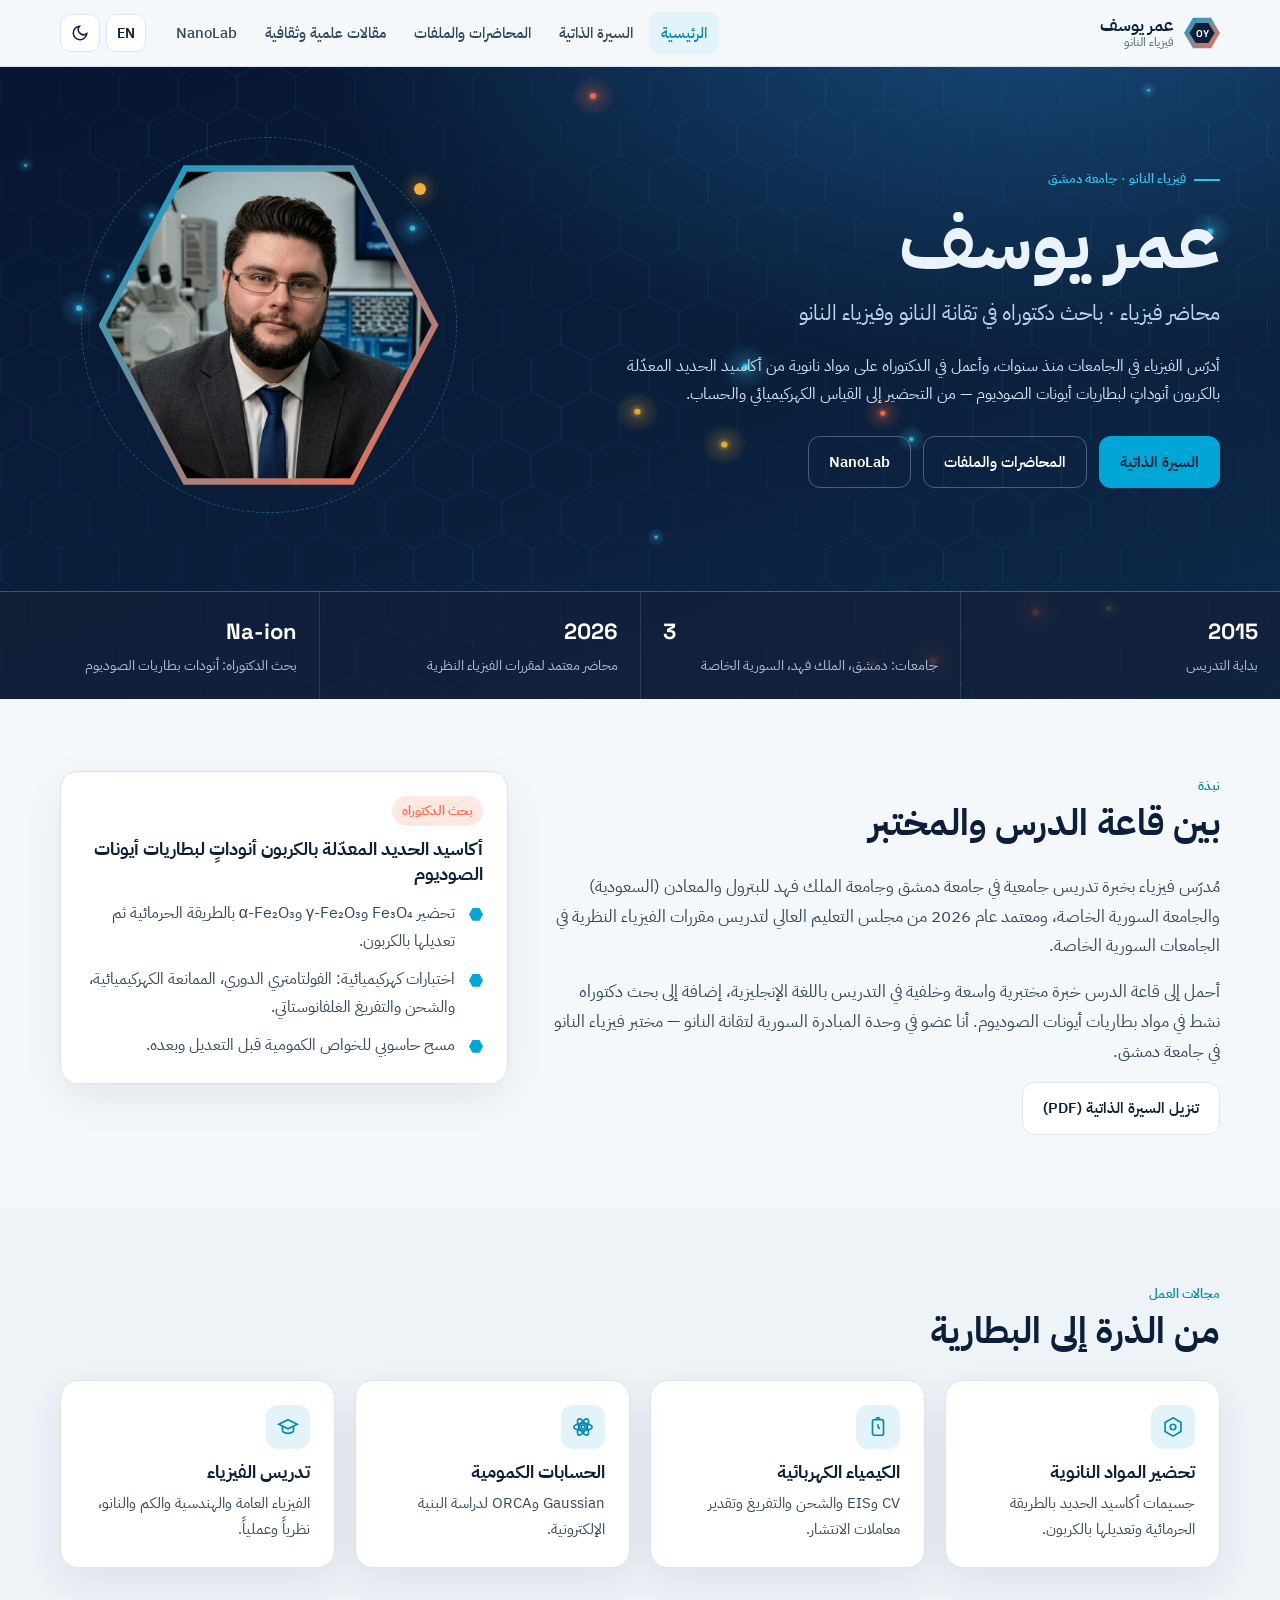
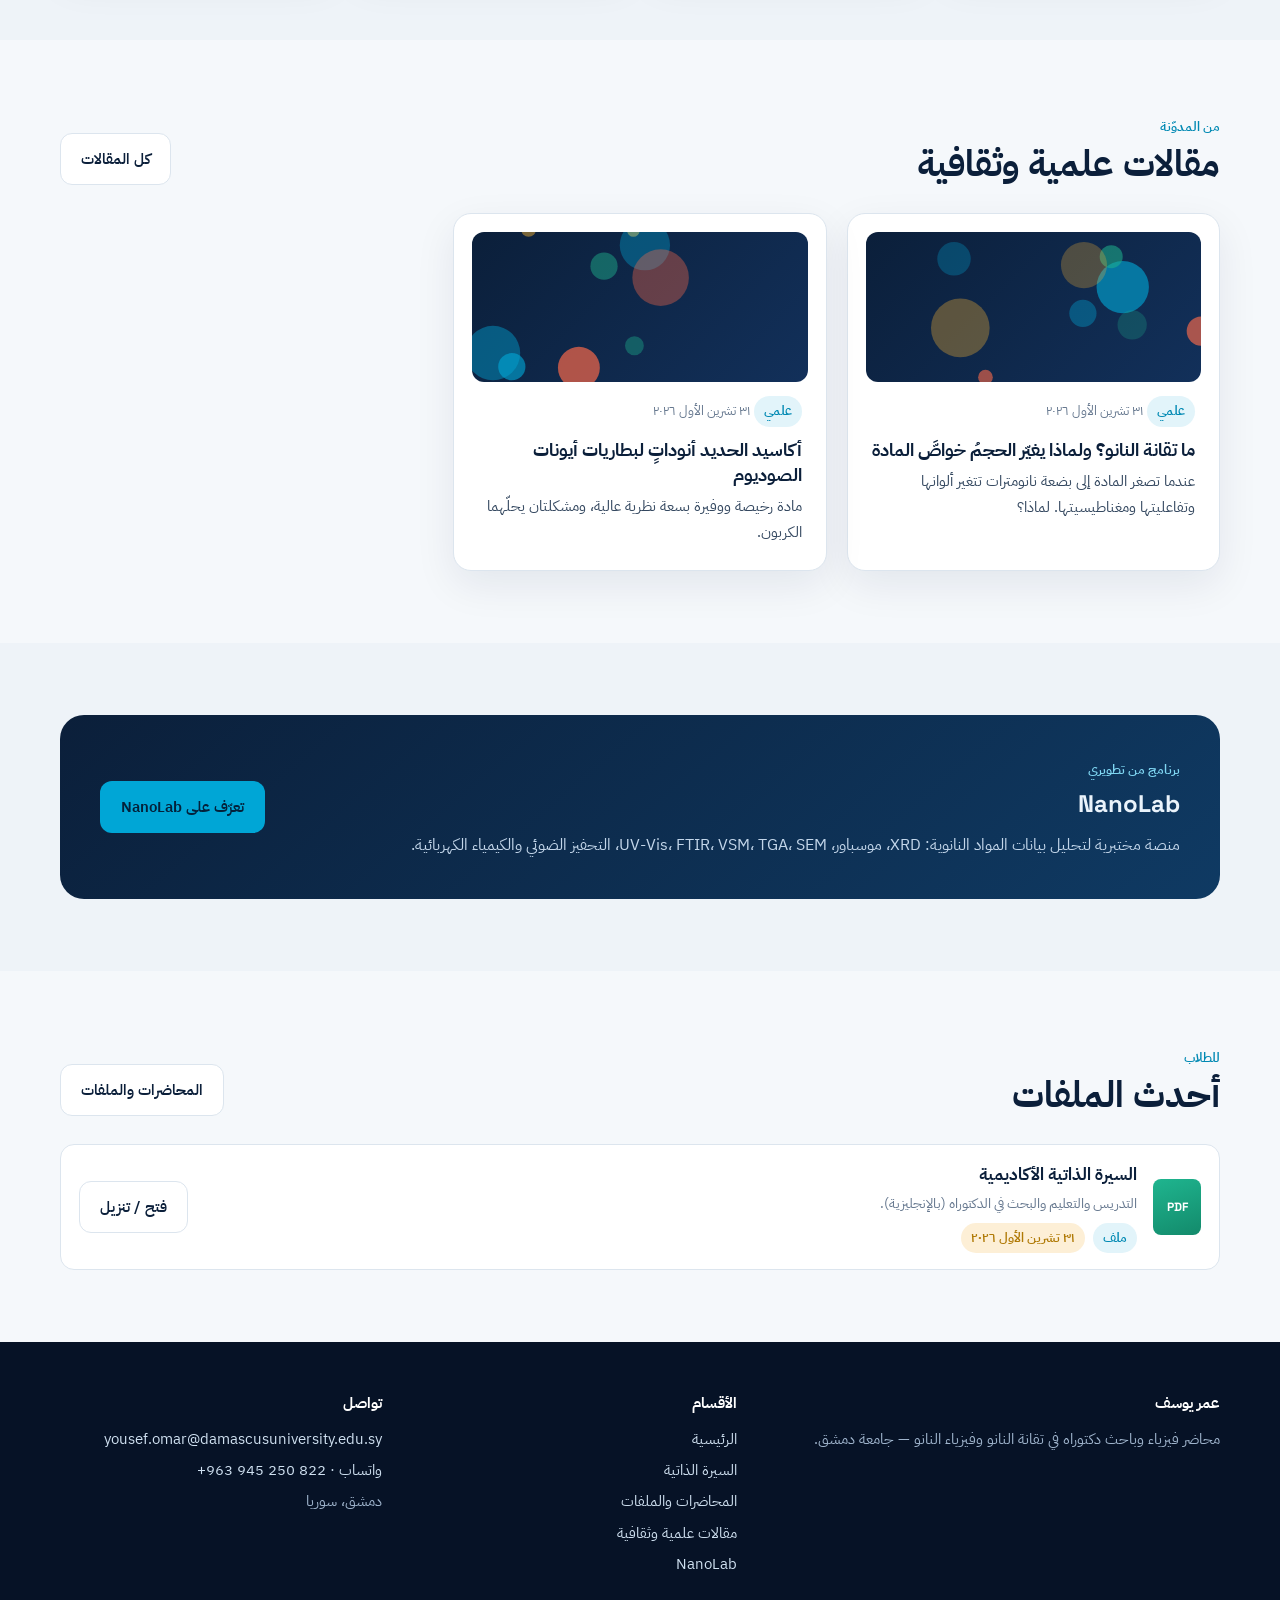
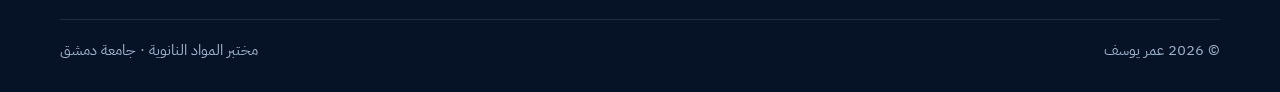
<file: index.html>
<!doctype html>
<html lang="ar" dir="rtl">
<head>
<meta charset="utf-8">
<meta name="viewport" content="width=device-width, initial-scale=1">
<title>Omar Yousef | عمر يوسف — Nano-Physics Researcher &amp; Physics Lecturer</title>
<meta name="description" content="Omar Yousef (عمر يوسف) — physics lecturer and PhD researcher in nanotechnology and nano-physics at Damascus University. CV, lectures, scientific articles and the NanoLab software. محاضر فيزياء وباحث دكتوراه في فيزياء النانو.">
<meta name="author" content="Omar Yousef">
<link rel="canonical" href="https://omar-yousef-sy.github.io/">
<meta property="og:type" content="profile">
<meta property="og:title" content="Omar Yousef — Nano-Physics Researcher & Physics Lecturer">
<meta property="og:description" content="Physics lecturer and PhD researcher in nanotechnology and nano-physics, Damascus University.">
<meta property="og:url" content="https://omar-yousef-sy.github.io/">
<meta property="og:image" content="https://omar-yousef-sy.github.io/assets/img/og-image.jpg">
<meta name="twitter:card" content="summary_large_image">
<link rel="icon" href="assets/img/favicon.svg" type="image/svg+xml">
<link rel="preconnect" href="https://fonts.googleapis.com"><link rel="preconnect" href="https://fonts.gstatic.com" crossorigin>
<link href="https://fonts.googleapis.com/css2?family=IBM+Plex+Sans+Arabic:wght@400;500;600;700&family=Space+Grotesk:wght@500;700&display=swap" rel="stylesheet">
<link rel="stylesheet" href="assets/css/site.css">
<script type="application/ld+json">
{
  "@context": "https://schema.org",
  "@graph": [
    {
      "@type": "Person",
      "@id": "https://omar-yousef-sy.github.io/#person",
      "name": "Omar Yousef",
      "alternateName": ["عمر يوسف", "Omar Yousef Nano-Physics"],
      "jobTitle": ["Physics Lecturer", "PhD Researcher in Nanotechnology and Nano-Physics"],
      "image": "https://omar-yousef-sy.github.io/assets/img/omar-yousef.jpg",
      "url": "https://omar-yousef-sy.github.io/",
      "email": "mailto:yousef.omar@damascusuniversity.edu.sy",
      "affiliation": { "@type": "CollegeOrUniversity", "name": "Damascus University" },
      "alumniOf": [
        { "@type": "CollegeOrUniversity", "name": "Damascus University" },
        { "@type": "CollegeOrUniversity", "name": "King Fahd University of Petroleum and Minerals" }
      ],
      "knowsAbout": ["Nano-physics", "Nanotechnology", "Sodium-ion batteries", "Iron oxide nanomaterials", "Electrochemistry", "Cyclic voltammetry", "Electrochemical impedance spectroscopy", "Quantum mechanics", "Physics education", "Thin films"],
      "address": { "@type": "PostalAddress", "addressLocality": "Damascus", "addressCountry": "SY" }
    },
    { "@type": "WebSite", "@id": "https://omar-yousef-sy.github.io/#site", "url": "https://omar-yousef-sy.github.io/", "name": "Omar Yousef — Nano-Physics", "inLanguage": ["ar", "en"], "author": { "@id": "https://omar-yousef-sy.github.io/#person" } }
  ]
}
</script>
</head>
<body data-page="home">
<main id="main">

  <section class="hero" data-lattice>
    <div class="wrap">
      <div>
        <span class="eyebrow"><span class="ar">فيزياء النانو · جامعة دمشق</span><span class="en">Nano-Physics · Damascus University</span></span>
        <h1><span class="ar">عمر يوسف</span><span class="en">Omar Yousef</span></h1>
        <p class="role"><span class="ar">محاضر فيزياء · باحث دكتوراه في تقانة النانو وفيزياء النانو</span><span class="en">Physics Lecturer · PhD Researcher in Nanotechnology &amp; Nano-Physics</span></p>
        <p class="lead"><span class="ar">أدرّس الفيزياء في الجامعات منذ سنوات، وأعمل في الدكتوراه على مواد نانوية من أكاسيد الحديد المعدّلة بالكربون أنوداتٍ لبطاريات أيونات الصوديوم — من التحضير إلى القياس الكهركيميائي والحساب.</span><span class="en">I teach university physics and, in my doctoral research, develop carbon-modified iron-oxide nanomaterials as anodes for sodium-ion batteries — from synthesis to electrochemical testing and computation.</span></p>
        <div class="btns">
          <a class="btn primary" href="cv.html"><span class="ar">السيرة الذاتية</span><span class="en">View CV</span></a>
          <a class="btn ghost" href="lectures.html"><span class="ar">المحاضرات والملفات</span><span class="en">Lectures &amp; files</span></a>
          <a class="btn ghost" href="nanolab.html">NanoLab</a>
        </div>
      </div>
      <div class="portrait"><div class="orbit"></div><div class="hex"></div><img src="assets/img/omar-yousef.jpg" alt="Omar Yousef — عمر يوسف" width="438" height="438"></div>
    </div>
    <div class="hero-facts">
      <div><b>2015</b><span class="ar">بداية التدريس</span><span class="en">Teaching since</span></div>
      <div><b class="ltr">3</b><span class="ar">جامعات: دمشق، الملك فهد، السورية الخاصة</span><span class="en">Universities: Damascus, KFUPM, SPU</span></div>
      <div><b>2026</b><span class="ar">محاضر معتمد لمقررات الفيزياء النظرية</span><span class="en">Approved lecturer, theoretical physics</span></div>
      <div><b>Na-ion</b><span class="ar">بحث الدكتوراه: أنودات بطاريات الصوديوم</span><span class="en">PhD: sodium-ion battery anodes</span></div>
    </div>
  </section>

  <section class="block">
    <div class="wrap two-col">
      <div>
        <div class="section-title"><div><span class="kicker"><span class="ar">نبذة</span><span class="en">About</span></span><h2><span class="ar">بين قاعة الدرس والمختبر</span><span class="en">Between the classroom and the lab</span></h2></div></div>
        <div class="prose">
          <p class="ar">مُدرّس فيزياء بخبرة تدريس جامعية في جامعة دمشق وجامعة الملك فهد للبترول والمعادن (السعودية) والجامعة السورية الخاصة، ومعتمد عام 2026 من مجلس التعليم العالي لتدريس مقررات الفيزياء النظرية في الجامعات السورية الخاصة.</p>
          <p class="ar">أحمل إلى قاعة الدرس خبرة مختبرية واسعة وخلفية في التدريس باللغة الإنجليزية، إضافة إلى بحث دكتوراه نشط في مواد بطاريات أيونات الصوديوم. أنا عضو في وحدة المبادرة السورية لتقانة النانو — مختبر فيزياء النانو في جامعة دمشق.</p>
          <p class="en">Physics educator with university teaching at Damascus University, King Fahd University of Petroleum &amp; Minerals (Saudi Arabia) and the Syrian Private University, approved in 2026 by the Council of Higher Education to teach theoretical physics courses at Syrian private universities.</p>
          <p class="en">I bring laboratory-rich teaching, an English-medium teaching background and active doctoral research on sodium-ion battery materials into the classroom. I am a member of the Syrian Initiative Unit for Nanotechnology — Nanophysics Lab, Damascus University.</p>
        </div>
        <div class="btns" style="margin-top:8px"><a class="btn outline" href="files/cv/Omar-Yousef-CV.pdf" target="_blank" rel="noopener"><span class="ar">تنزيل السيرة الذاتية (PDF)</span><span class="en">Download CV (PDF)</span></a></div>
      </div>
      <aside class="card">
        <span class="chip coral"><span class="ar">بحث الدكتوراه</span><span class="en">Doctoral research</span></span>
        <h3><span class="ar">أكاسيد الحديد المعدّلة بالكربون أنوداتٍ لبطاريات أيونات الصوديوم</span><span class="en">Carbon-modified iron oxides as anode materials for sodium-ion batteries</span></h3>
        <ul class="list-check" style="margin-top:12px">
          <li><span class="ar">تحضير <span class="ltr">Fe₃O₄</span> و<span class="ltr">γ-Fe₂O₃</span> و<span class="ltr">α-Fe₂O₃</span> بالطريقة الحرمائية ثم تعديلها بالكربون.</span><span class="en">Fe₃O₄, γ-Fe₂O₃ and α-Fe₂O₃ synthesized hydrothermally, then carbon-modified.</span></li>
          <li><span class="ar">اختبارات كهركيميائية: الفولتامتري الدوري، الممانعة الكهركيميائية، والشحن والتفريغ الغلفانوستاتي.</span><span class="en">Electrochemical testing by CV, EIS and galvanostatic charge–discharge.</span></li>
          <li><span class="ar">مسح حاسوبي للخواص الكمومية قبل التعديل وبعده.</span><span class="en">Computational screening of quantum properties before and after modification.</span></li>
        </ul>
      </aside>
    </div>
  </section>

  <section class="block alt">
    <div class="wrap">
      <div class="section-title"><div><span class="kicker"><span class="ar">مجالات العمل</span><span class="en">Focus areas</span></span><h2><span class="ar">من الذرة إلى البطارية</span><span class="en">From atoms to batteries</span></h2></div></div>
      <div class="grid c4">
        <div class="card"><div class="ico"><svg viewBox="0 0 24 24" fill="none" stroke="currentColor" stroke-width="1.8"><path d="M12 2l8.66 5v10L12 22l-8.66-5V7z"/><circle cx="12" cy="12" r="3"/></svg></div><h3><span class="ar">تحضير المواد النانوية</span><span class="en">Nanomaterial synthesis</span></h3><p><span class="ar">جسيمات أكاسيد الحديد بالطريقة الحرمائية وتعديلها بالكربون.</span><span class="en">Hydrothermal iron-oxide nanoparticles and carbon modification.</span></p></div>
        <div class="card"><div class="ico"><svg viewBox="0 0 24 24" fill="none" stroke="currentColor" stroke-width="1.8"><rect x="6" y="4" width="12" height="17" rx="2"/><path d="M10 2h4M12 9v3l2 2"/></svg></div><h3><span class="ar">الكيمياء الكهربائية</span><span class="en">Electrochemistry</span></h3><p><span class="ar">CV وEIS والشحن والتفريغ وتقدير معاملات الانتشار.</span><span class="en">CV, EIS, charge–discharge and diffusion coefficients.</span></p></div>
        <div class="card"><div class="ico"><svg viewBox="0 0 24 24" fill="none" stroke="currentColor" stroke-width="1.8"><circle cx="12" cy="12" r="2"/><ellipse cx="12" cy="12" rx="10" ry="4"/><ellipse cx="12" cy="12" rx="10" ry="4" transform="rotate(60 12 12)"/><ellipse cx="12" cy="12" rx="10" ry="4" transform="rotate(120 12 12)"/></svg></div><h3><span class="ar">الحسابات الكمومية</span><span class="en">Quantum computation</span></h3><p><span class="ar">Gaussian وORCA لدراسة البنية الإلكترونية.</span><span class="en">Gaussian and ORCA for electronic structure.</span></p></div>
        <div class="card"><div class="ico"><svg viewBox="0 0 24 24" fill="none" stroke="currentColor" stroke-width="1.8"><path d="M2 9l10-5 10 5-10 5z"/><path d="M6 11v5c0 1.5 3 3 6 3s6-1.5 6-3v-5"/></svg></div><h3><span class="ar">تدريس الفيزياء</span><span class="en">Teaching physics</span></h3><p><span class="ar">الفيزياء العامة والهندسية والكم والنانو، نظرياً وعملياً.</span><span class="en">General, engineering, quantum and nano physics — theory and lab.</span></p></div>
      </div>
    </div>
  </section>

  <section class="block">
    <div class="wrap">
      <div class="section-title"><div><span class="kicker"><span class="ar">من المدوّنة</span><span class="en">From the blog</span></span><h2><span class="ar">مقالات علمية وثقافية</span><span class="en">Science &amp; culture articles</span></h2></div><a class="btn outline" href="articles.html"><span class="ar">كل المقالات</span><span class="en">All articles</span></a></div>
      <div class="grid c3" id="latestArticles"></div>
    </div>
  </section>

  <section class="block alt">
    <div class="wrap">
      <div class="cta">
        <div><span class="kicker" style="color:#7fd6f2"><span class="ar">برنامج من تطويري</span><span class="en">Software I develop</span></span><h2>NanoLab</h2><p><span class="ar">منصة مختبرية لتحليل بيانات المواد النانوية: XRD، موسباور، UV-Vis، FTIR، VSM، TGA، SEM، التحفيز الضوئي والكيمياء الكهربائية.</span><span class="en">A laboratory platform for nanomaterials data: XRD, Mössbauer, UV-Vis, FTIR, VSM, TGA, SEM, photocatalysis and electrochemistry.</span></p></div>
        <a class="btn primary" href="nanolab.html"><span class="ar">تعرّف على NanoLab</span><span class="en">Discover NanoLab</span></a>
      </div>
    </div>
  </section>

  <section class="block">
    <div class="wrap">
      <div class="section-title"><div><span class="kicker"><span class="ar">للطلاب</span><span class="en">For students</span></span><h2><span class="ar">أحدث الملفات</span><span class="en">Latest files</span></h2></div><a class="btn outline" href="lectures.html"><span class="ar">المحاضرات والملفات</span><span class="en">Lectures &amp; files</span></a></div>
      <div id="latestFiles"></div>
    </div>
  </section>
</main>
<script src="data/content.js"></script>
<script src="assets/js/site.js"></script>
</body>
</html>
</file>
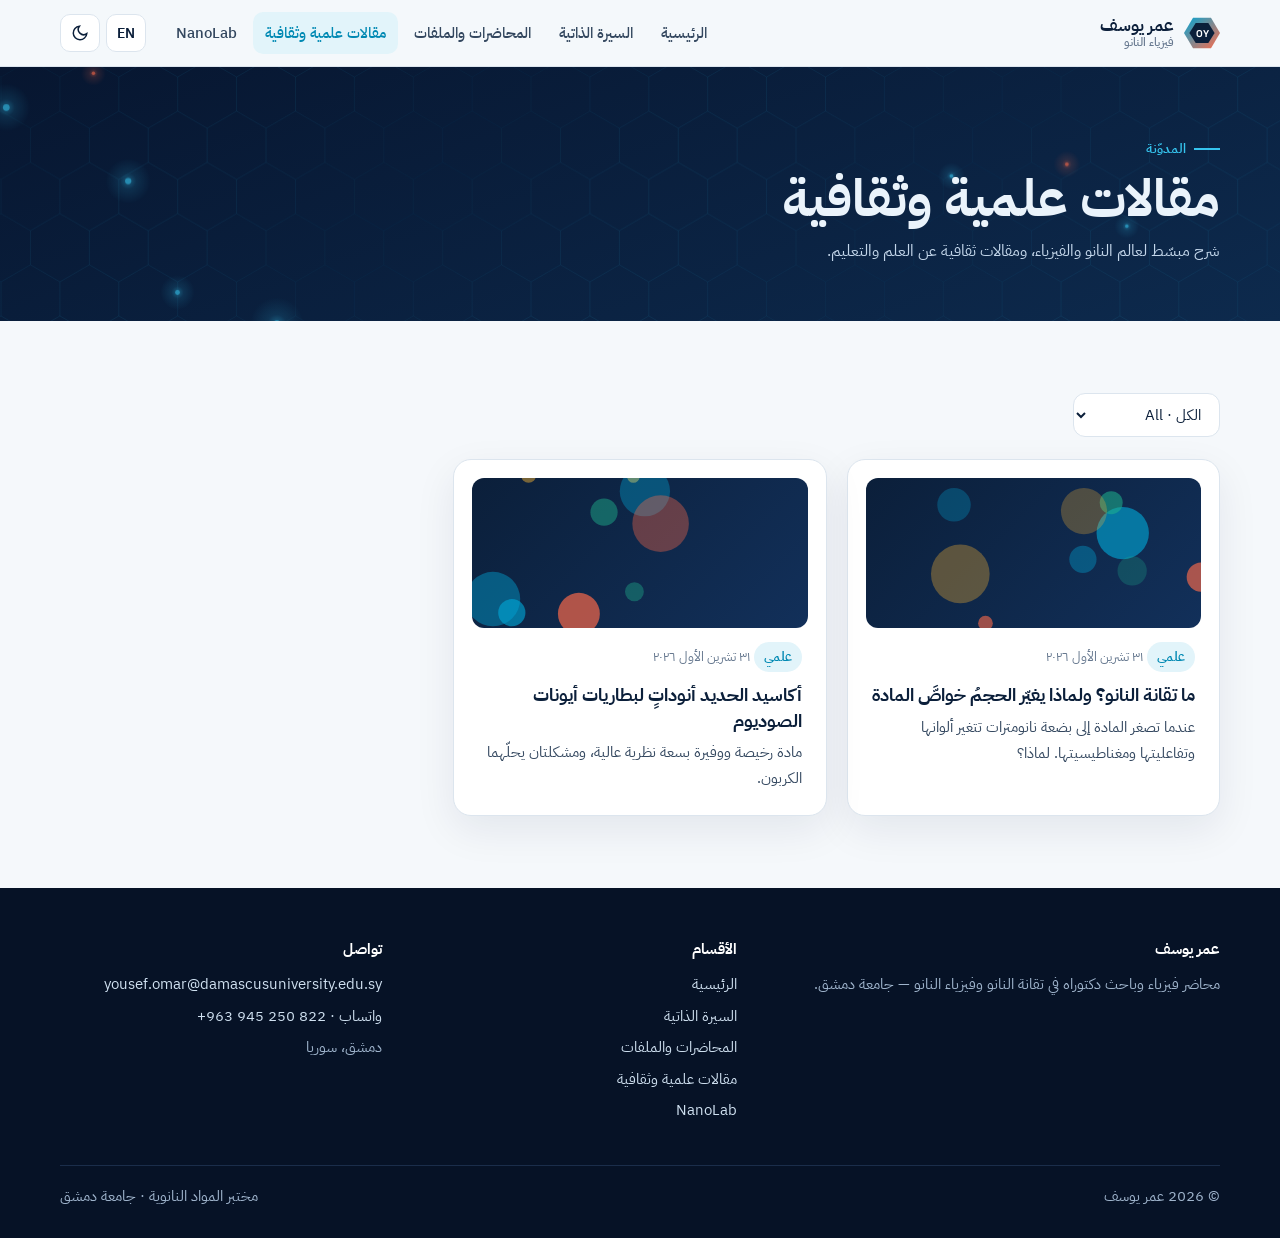
<file: articles.html>
<!doctype html>
<html lang="ar" dir="rtl">
<head>
<meta charset="utf-8">
<meta name="viewport" content="width=device-width, initial-scale=1">
<title>Articles — Omar Yousef | مقالات علمية وثقافية — عمر يوسف</title>
<meta name="description" content="Science and culture articles by Omar Yousef on nanotechnology, nano-physics, batteries and physics education. مقالات علمية وثقافية في تقانة النانو والفيزياء.">
<link rel="canonical" href="https://omar-yousef-sy.github.io/articles.html">
<meta property="og:title" content="Articles — Omar Yousef"><meta property="og:url" content="https://omar-yousef-sy.github.io/articles.html"><meta property="og:image" content="https://omar-yousef-sy.github.io/assets/img/og-image.jpg">
<link rel="icon" href="assets/img/favicon.svg" type="image/svg+xml">
<link rel="preconnect" href="https://fonts.googleapis.com"><link rel="preconnect" href="https://fonts.gstatic.com" crossorigin>
<link href="https://fonts.googleapis.com/css2?family=IBM+Plex+Sans+Arabic:wght@400;500;600;700&family=Space+Grotesk:wght@500;700&display=swap" rel="stylesheet">
<link rel="stylesheet" href="assets/css/site.css">
</head>
<body data-page="articles">
<main id="main">
  <header class="page-head" data-lattice>
    <div class="wrap">
      <span class="eyebrow"><span class="ar">المدوّنة</span><span class="en">Blog</span></span>
      <h1><span class="ar">مقالات علمية وثقافية</span><span class="en">Science &amp; culture</span></h1>
      <p><span class="ar">شرح مبسّط لعالم النانو والفيزياء، ومقالات ثقافية عن العلم والتعليم.</span><span class="en">Plain explanations of the nano world and physics, and essays on science and education.</span></p>
    </div>
  </header>
  <section class="block">
    <div class="wrap">
      <div class="toolbar">
        <select id="artCat" aria-label="القسم / Section">
          <option value="">الكل · All</option>
          <option value="science">علمي · Science</option>
          <option value="culture">ثقافي · Culture</option>
        </select>
      </div>
      <div class="grid c3" id="articleList"></div>
    </div>
  </section>
</main>
<script src="data/content.js"></script>
<script src="assets/js/site.js"></script>
</body>
</html>
</file>
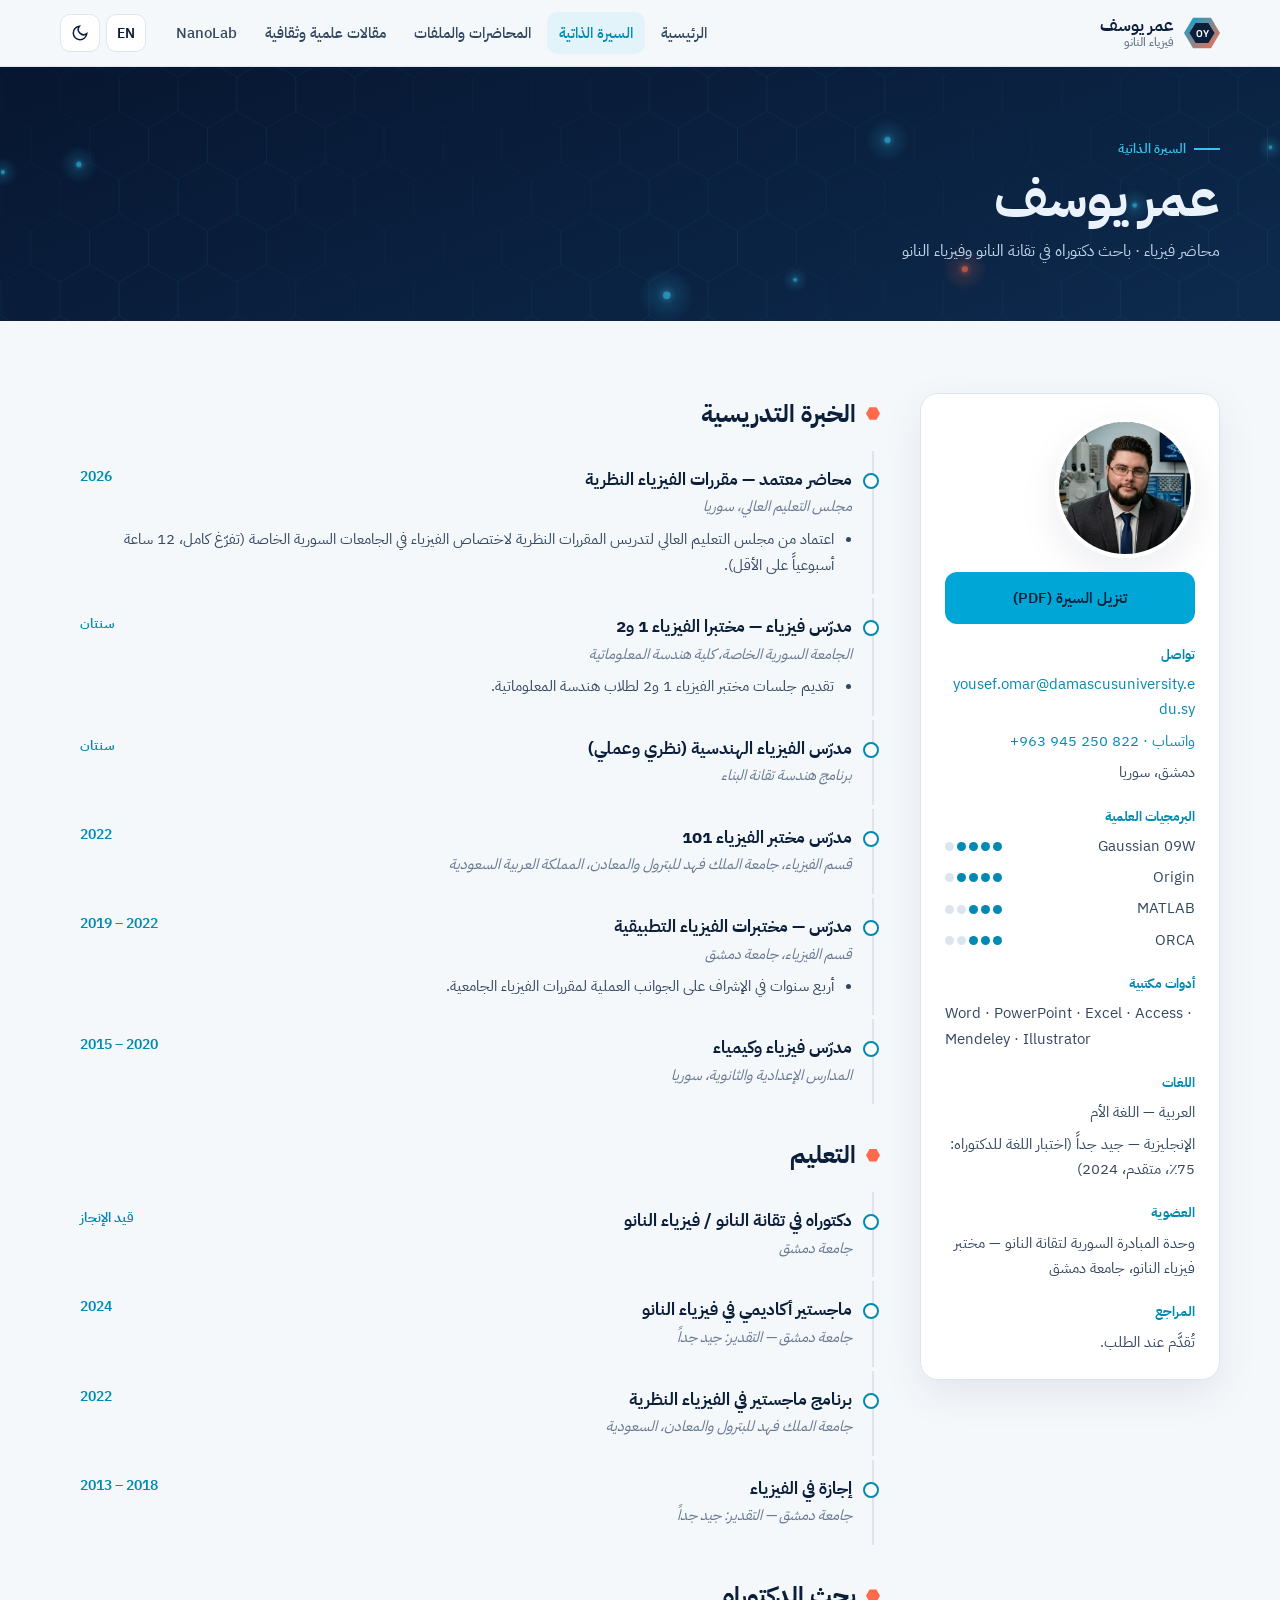
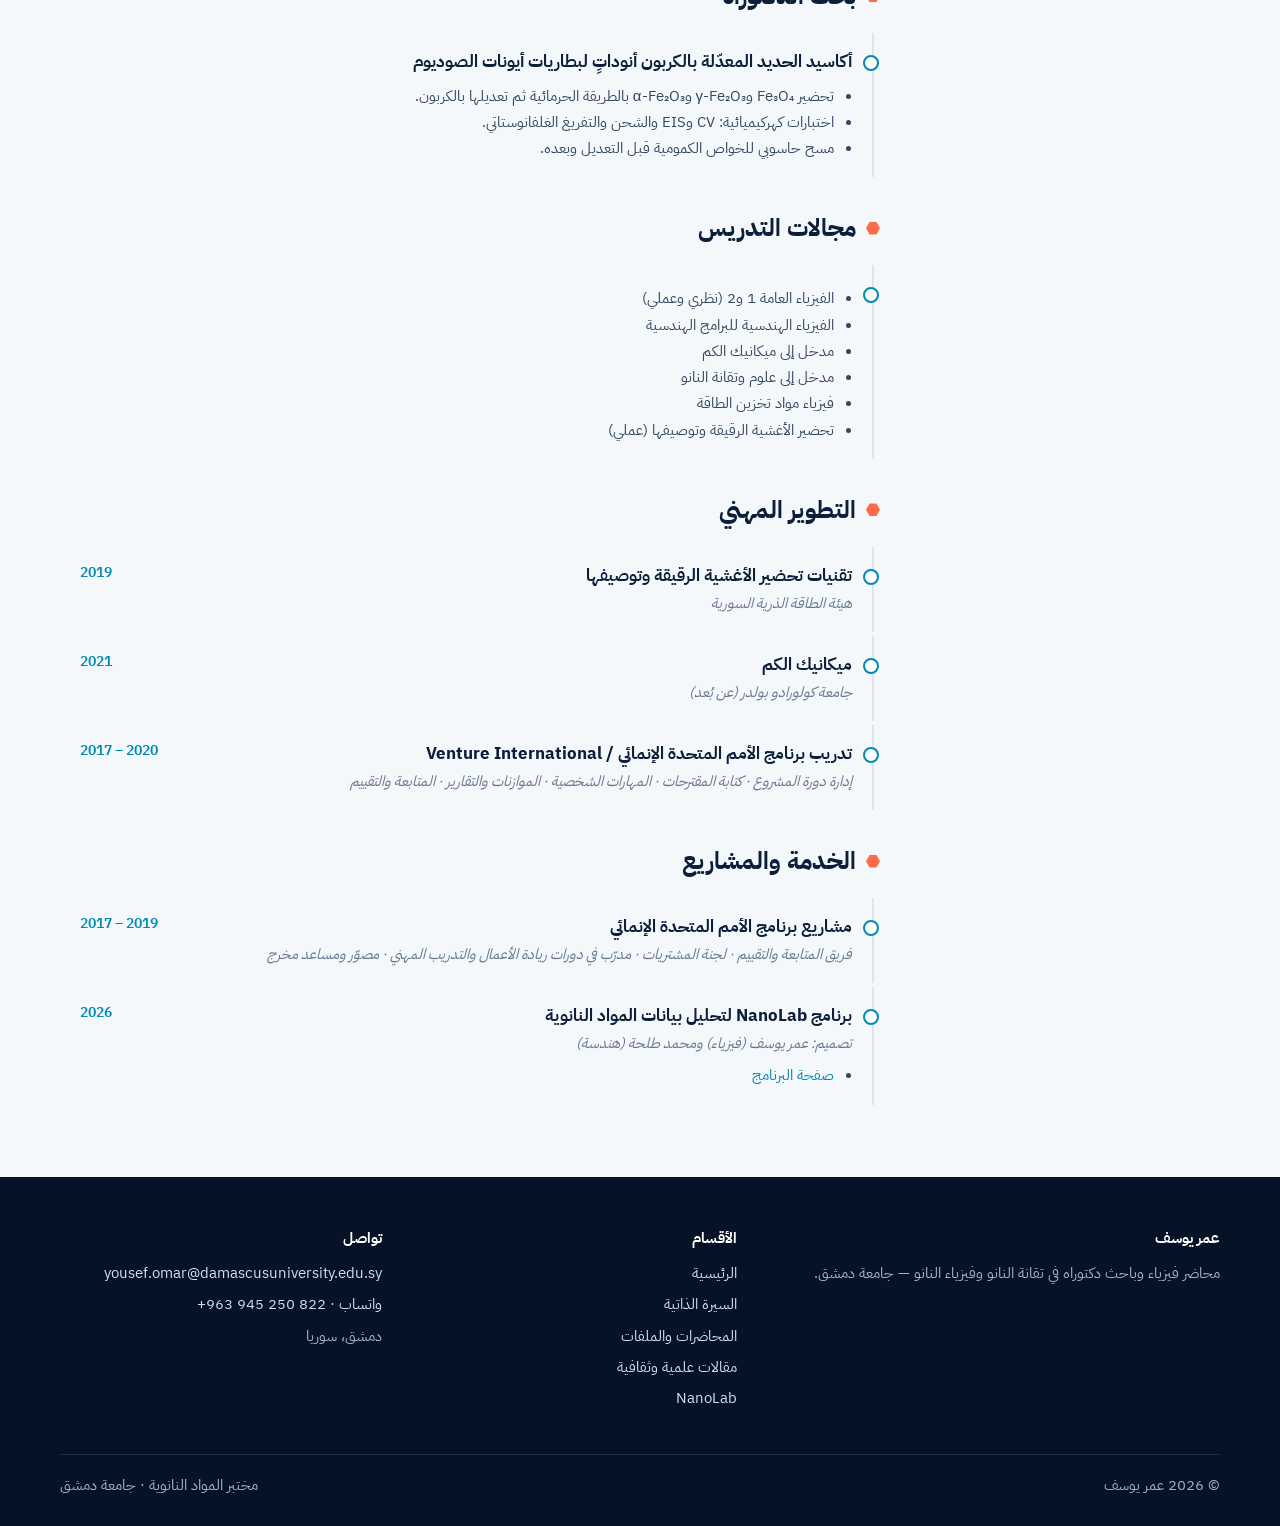
<file: cv.html>
<!doctype html>
<html lang="ar" dir="rtl">
<head>
<meta charset="utf-8">
<meta name="viewport" content="width=device-width, initial-scale=1">
<title>CV — Omar Yousef | السيرة الذاتية — عمر يوسف</title>
<meta name="description" content="Academic CV of Omar Yousef: physics lecturer (Damascus University, KFUPM, Syrian Private University) and PhD researcher in nanotechnology and nano-physics. السيرة الذاتية الأكاديمية لعمر يوسف.">
<link rel="canonical" href="https://omar-yousef-sy.github.io/cv.html">
<meta property="og:type" content="profile"><meta property="og:title" content="Omar Yousef — Academic CV"><meta property="og:url" content="https://omar-yousef-sy.github.io/cv.html"><meta property="og:image" content="https://omar-yousef-sy.github.io/assets/img/og-image.jpg">
<link rel="icon" href="assets/img/favicon.svg" type="image/svg+xml">
<link rel="preconnect" href="https://fonts.googleapis.com"><link rel="preconnect" href="https://fonts.gstatic.com" crossorigin>
<link href="https://fonts.googleapis.com/css2?family=IBM+Plex+Sans+Arabic:wght@400;500;600;700&family=Space+Grotesk:wght@500;700&display=swap" rel="stylesheet">
<link rel="stylesheet" href="assets/css/site.css">
</head>
<body data-page="cv">
<main id="main">
  <header class="page-head" data-lattice>
    <div class="wrap">
      <span class="eyebrow"><span class="ar">السيرة الذاتية</span><span class="en">Curriculum vitae</span></span>
      <h1><span class="ar">عمر يوسف</span><span class="en">Omar Yousef</span></h1>
      <p><span class="ar">محاضر فيزياء · باحث دكتوراه في تقانة النانو وفيزياء النانو</span><span class="en">Physics Lecturer · PhD Researcher in Nanotechnology &amp; Nano-Physics</span></p>
    </div>
  </header>

  <section class="block">
    <div class="wrap cv-layout">
      <aside class="cv-side card">
        <img src="assets/img/omar-yousef.jpg" alt="Omar Yousef" width="140" height="140">
        <a class="btn primary" href="files/cv/Omar-Yousef-CV.pdf" target="_blank" rel="noopener" style="width:100%;justify-content:center"><span class="ar">تنزيل السيرة (PDF)</span><span class="en">Download CV (PDF)</span></a>
        <h3><span class="ar">تواصل</span><span class="en">Contact</span></h3>
        <ul>
          <li><a class="ltr" href="mailto:yousef.omar@damascusuniversity.edu.sy">yousef.omar@damascusuniversity.edu.sy</a></li>
          <li><a href="https://wa.me/963945250822" rel="noopener"><span class="ar">واتساب</span><span class="en">WhatsApp</span> · <span class="ltr">+963 945 250 822</span></a></li>
          <li><span class="ar">دمشق، سوريا</span><span class="en">Damascus, Syria</span></li>
        </ul>
        <h3><span class="ar">البرمجيات العلمية</span><span class="en">Scientific software</span></h3>
        <ul>
          <li class="meter"><span>Gaussian 09W</span><i><b class="on"></b><b class="on"></b><b class="on"></b><b class="on"></b><b></b></i></li>
          <li class="meter"><span>Origin</span><i><b class="on"></b><b class="on"></b><b class="on"></b><b class="on"></b><b></b></i></li>
          <li class="meter"><span>MATLAB</span><i><b class="on"></b><b class="on"></b><b class="on"></b><b></b><b></b></i></li>
          <li class="meter"><span>ORCA</span><i><b class="on"></b><b class="on"></b><b class="on"></b><b></b><b></b></i></li>
        </ul>
        <h3><span class="ar">أدوات مكتبية</span><span class="en">Office &amp; tools</span></h3>
        <p class="ltr" style="margin:0;font-size:14.5px;color:var(--ink-2)">Word · PowerPoint · Excel · Access · Mendeley · Illustrator</p>
        <h3><span class="ar">اللغات</span><span class="en">Languages</span></h3>
        <ul>
          <li><span class="ar">العربية — اللغة الأم</span><span class="en">Arabic — native</span></li>
          <li><span class="ar">الإنجليزية — جيد جداً (اختبار اللغة للدكتوراه: 75٪، متقدم، 2024)</span><span class="en">English — very good (PhD English test: 75%, Advanced, 2024)</span></li>
        </ul>
        <h3><span class="ar">العضوية</span><span class="en">Membership</span></h3>
        <p style="margin:0;font-size:14.5px;color:var(--ink-2)"><span class="ar">وحدة المبادرة السورية لتقانة النانو — مختبر فيزياء النانو، جامعة دمشق</span><span class="en">Syrian Initiative Unit for Nanotechnology — Nanophysics Lab, Damascus University</span></p>
        <h3><span class="ar">المراجع</span><span class="en">References</span></h3>
        <p style="margin:0;font-size:14.5px;color:var(--ink-2)"><span class="ar">تُقدَّم عند الطلب.</span><span class="en">Available upon request.</span></p>
      </aside>

      <div class="timeline">
        <h2><span class="ar">الخبرة التدريسية</span><span class="en">Teaching experience</span></h2>
        <div class="entry"><div class="head"><h4><span class="ar">محاضر معتمد — مقررات الفيزياء النظرية</span><span class="en">Approved Lecturer — Theoretical Physics Courses</span></h4><span class="when">2026</span></div>
          <div class="where"><span class="ar">مجلس التعليم العالي، سوريا</span><span class="en">Council of Higher Education, Syria</span></div>
          <ul><li><span class="ar">اعتماد من مجلس التعليم العالي لتدريس المقررات النظرية لاختصاص الفيزياء في الجامعات السورية الخاصة (تفرّغ كامل، 12 ساعة أسبوعياً على الأقل).</span><span class="en">Approved by the Council of Higher Education to teach the theoretical courses of the physics specialization at Syrian private universities (full-time, minimum 12 teaching hours per week).</span></li></ul></div>
        <div class="entry"><div class="head"><h4><span class="ar">مدرّس فيزياء — مختبرا الفيزياء 1 و2</span><span class="en">Physics Instructor — Physics 1 &amp; 2 Laboratories</span></h4><span class="when"><span class="ar">سنتان</span><span class="en">2 years</span></span></div>
          <div class="where"><span class="ar">الجامعة السورية الخاصة، كلية هندسة المعلوماتية</span><span class="en">Syrian Private University (SPU), Faculty of Informatics Engineering</span></div>
          <ul><li><span class="ar">تقديم جلسات مختبر الفيزياء 1 و2 لطلاب هندسة المعلوماتية.</span><span class="en">Delivered the Physics 1 and Physics 2 laboratory sessions for informatics-engineering undergraduates.</span></li></ul></div>
        <div class="entry"><div class="head"><h4><span class="ar">مدرّس الفيزياء الهندسية (نظري وعملي)</span><span class="en">Engineering Physics Instructor (Theory &amp; Laboratory)</span></h4><span class="when"><span class="ar">سنتان</span><span class="en">2 years</span></span></div>
          <div class="where"><span class="ar">برنامج هندسة تقانة البناء</span><span class="en">Construction Technology Engineering programme</span></div></div>
        <div class="entry"><div class="head"><h4><span class="ar">مدرّس مختبر الفيزياء 101</span><span class="en">Physics 101 Laboratory Instructor</span></h4><span class="when">2022</span></div>
          <div class="where"><span class="ar">قسم الفيزياء، جامعة الملك فهد للبترول والمعادن، المملكة العربية السعودية</span><span class="en">Department of Physics, King Fahd University of Petroleum &amp; Minerals (KFUPM), Saudi Arabia</span></div></div>
        <div class="entry"><div class="head"><h4><span class="ar">مدرّس — مختبرات الفيزياء التطبيقية</span><span class="en">Instructor — Applied Physics Laboratories</span></h4><span class="when ltr">2019 – 2022</span></div>
          <div class="where"><span class="ar">قسم الفيزياء، جامعة دمشق</span><span class="en">Department of Physics, Damascus University</span></div>
          <ul><li><span class="ar">أربع سنوات في الإشراف على الجوانب العملية لمقررات الفيزياء الجامعية.</span><span class="en">Four years supervising the applied (laboratory) aspects of undergraduate physics courses.</span></li></ul></div>
        <div class="entry"><div class="head"><h4><span class="ar">مدرّس فيزياء وكيمياء</span><span class="en">Physics &amp; Chemistry Teacher</span></h4><span class="when ltr">2015 – 2020</span></div>
          <div class="where"><span class="ar">المدارس الإعدادية والثانوية، سوريا</span><span class="en">Preparatory and secondary schools, Syria</span></div></div>

        <h2><span class="ar">التعليم</span><span class="en">Education</span></h2>
        <div class="entry"><div class="head"><h4><span class="ar">دكتوراه في تقانة النانو / فيزياء النانو</span><span class="en">PhD in Nanotechnology / Nano-Physics</span></h4><span class="when"><span class="ar">قيد الإنجاز</span><span class="en">In progress</span></span></div>
          <div class="where"><span class="ar">جامعة دمشق</span><span class="en">Damascus University</span></div></div>
        <div class="entry"><div class="head"><h4><span class="ar">ماجستير أكاديمي في فيزياء النانو</span><span class="en">Academic Master in Nano-Physics</span></h4><span class="when">2024</span></div>
          <div class="where"><span class="ar">جامعة دمشق — التقدير: جيد جداً</span><span class="en">Damascus University — Grade: Very Good</span></div></div>
        <div class="entry"><div class="head"><h4><span class="ar">برنامج ماجستير في الفيزياء النظرية</span><span class="en">Master's Program in Theoretical Physics</span></h4><span class="when">2022</span></div>
          <div class="where"><span class="ar">جامعة الملك فهد للبترول والمعادن، السعودية</span><span class="en">King Fahd University of Petroleum &amp; Minerals, KSA</span></div></div>
        <div class="entry"><div class="head"><h4><span class="ar">إجازة في الفيزياء</span><span class="en">B.Sc. in Physics</span></h4><span class="when ltr">2013 – 2018</span></div>
          <div class="where"><span class="ar">جامعة دمشق — التقدير: جيد جداً</span><span class="en">Damascus University — Grade: Very Good</span></div></div>

        <h2><span class="ar">بحث الدكتوراه</span><span class="en">Doctoral research</span></h2>
        <div class="entry"><div class="head"><h4><span class="ar">أكاسيد الحديد المعدّلة بالكربون أنوداتٍ لبطاريات أيونات الصوديوم</span><span class="en">Carbon-modified iron oxides as anode materials for sodium-ion batteries</span></h4></div>
          <ul>
            <li><span class="ar">تحضير <span class="ltr">Fe₃O₄</span> و<span class="ltr">γ-Fe₂O₃</span> و<span class="ltr">α-Fe₂O₃</span> بالطريقة الحرمائية ثم تعديلها بالكربون.</span><span class="en">Fe₃O₄, γ-Fe₂O₃ and α-Fe₂O₃ synthesized hydrothermally, then carbon-modified.</span></li>
            <li><span class="ar">اختبارات كهركيميائية: CV وEIS والشحن والتفريغ الغلفانوستاتي.</span><span class="en">Electrochemical testing by CV, EIS and galvanostatic charge–discharge.</span></li>
            <li><span class="ar">مسح حاسوبي للخواص الكمومية قبل التعديل وبعده.</span><span class="en">Computational screening of quantum properties before and after modification.</span></li>
          </ul></div>

        <h2><span class="ar">مجالات التدريس</span><span class="en">Teaching interests</span></h2>
        <div class="entry"><ul>
          <li><span class="ar">الفيزياء العامة 1 و2 (نظري وعملي)</span><span class="en">General Physics I &amp; II (theory and laboratory)</span></li>
          <li><span class="ar">الفيزياء الهندسية للبرامج الهندسية</span><span class="en">Engineering Physics for engineering programmes</span></li>
          <li><span class="ar">مدخل إلى ميكانيك الكم</span><span class="en">Introductory Quantum Mechanics</span></li>
          <li><span class="ar">مدخل إلى علوم وتقانة النانو</span><span class="en">Introduction to Nanoscience &amp; Nanotechnology</span></li>
          <li><span class="ar">فيزياء مواد تخزين الطاقة</span><span class="en">Physics of Materials for Energy Storage</span></li>
          <li><span class="ar">تحضير الأغشية الرقيقة وتوصيفها (عملي)</span><span class="en">Thin-Film Fabrication &amp; Characterization (laboratory)</span></li>
        </ul></div>

        <h2><span class="ar">التطوير المهني</span><span class="en">Professional development</span></h2>
        <div class="entry"><div class="head"><h4><span class="ar">تقنيات تحضير الأغشية الرقيقة وتوصيفها</span><span class="en">Thin-Film Fabrication &amp; Characterization Techniques</span></h4><span class="when">2019</span></div>
          <div class="where"><span class="ar">هيئة الطاقة الذرية السورية</span><span class="en">Atomic Energy Commission of Syria</span></div></div>
        <div class="entry"><div class="head"><h4><span class="ar">ميكانيك الكم</span><span class="en">Quantum Mechanics</span></h4><span class="when">2021</span></div>
          <div class="where"><span class="ar">جامعة كولورادو بولدر (عن بُعد)</span><span class="en">University of Colorado Boulder (online)</span></div></div>
        <div class="entry"><div class="head"><h4><span class="ar">تدريب برنامج الأمم المتحدة الإنمائي / Venture International</span><span class="en">UNDP / Venture International training</span></h4><span class="when ltr">2017 – 2020</span></div>
          <div class="where"><span class="ar">إدارة دورة المشروع · كتابة المقترحات · المهارات الشخصية · الموازنات والتقارير · المتابعة والتقييم</span><span class="en">Project Cycle Management · Proposal Writing · Soft Skills · Budgets &amp; Reports · Monitoring &amp; Evaluation</span></div></div>

        <h2><span class="ar">الخدمة والمشاريع</span><span class="en">Service &amp; projects</span></h2>
        <div class="entry"><div class="head"><h4><span class="ar">مشاريع برنامج الأمم المتحدة الإنمائي</span><span class="en">UNDP development projects</span></h4><span class="when ltr">2017 – 2019</span></div>
          <div class="where"><span class="ar">فريق المتابعة والتقييم · لجنة المشتريات · مدرّب في دورات ريادة الأعمال والتدريب المهني · مصوّر ومساعد مخرج</span><span class="en">M&amp;E team · Procurement Committee · trainer in entrepreneurship and vocational courses · photographer &amp; assistant director</span></div></div>
        <div class="entry"><div class="head"><h4><span class="ar">برنامج NanoLab لتحليل بيانات المواد النانوية</span><span class="en">NanoLab — software for nanomaterials data</span></h4><span class="when">2026</span></div>
          <div class="where"><span class="ar">تصميم: عمر يوسف (فيزياء) ومحمد طلحة (هندسة)</span><span class="en">Designed by Omar Yousef (Physics) &amp; Mohammad Talha (Engineer)</span></div>
          <ul><li><a href="nanolab.html"><span class="ar">صفحة البرنامج</span><span class="en">Software page</span></a></li></ul></div>
      </div>
    </div>
  </section>
</main>
<script src="data/content.js"></script>
<script src="assets/js/site.js"></script>
</body>
</html>
</file>
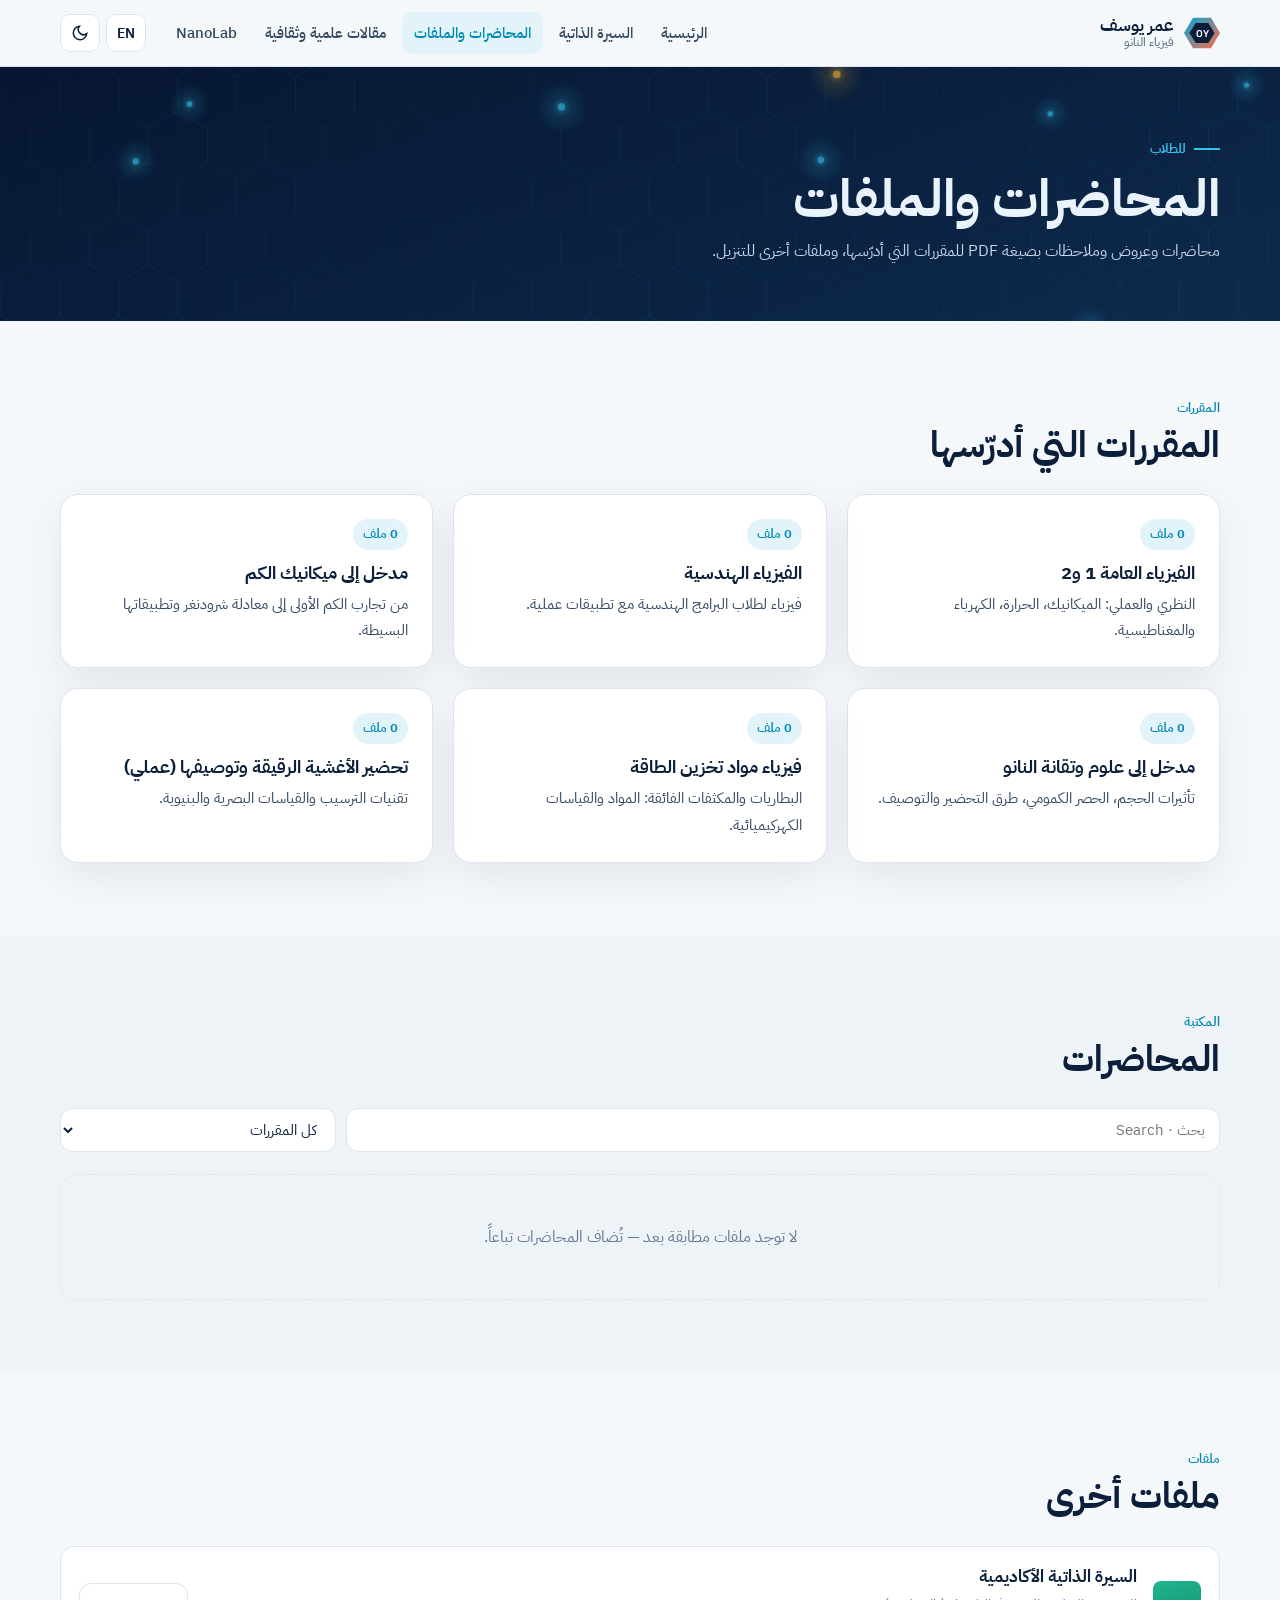
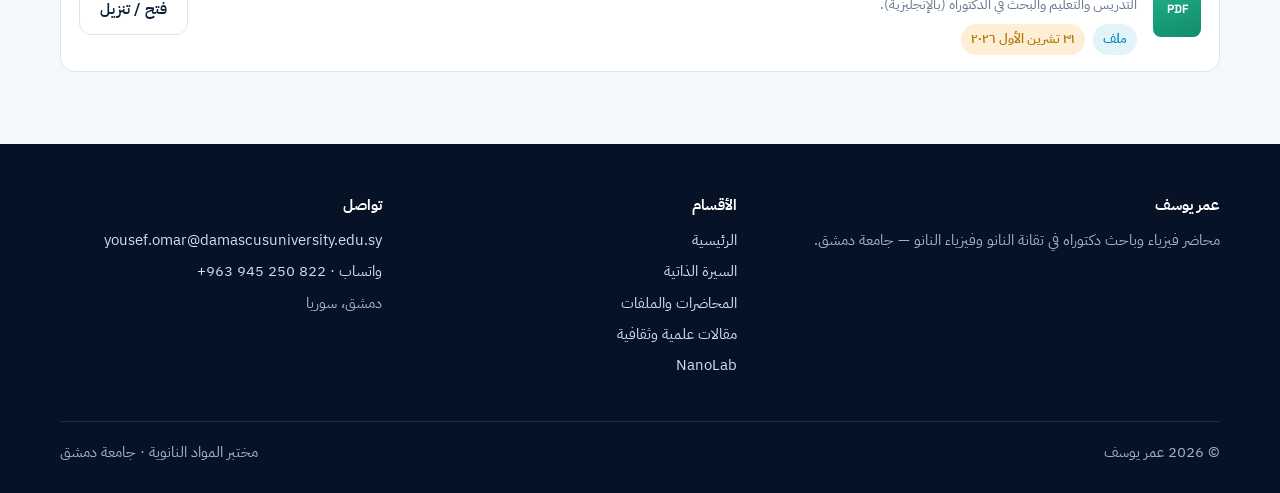
<file: lectures.html>
<!doctype html>
<html lang="ar" dir="rtl">
<head>
<meta charset="utf-8">
<meta name="viewport" content="width=device-width, initial-scale=1">
<title>Lectures &amp; files — Omar Yousef | المحاضرات والملفات — عمر يوسف</title>
<meta name="description" content="Physics lectures, slides and notes by Omar Yousef: general physics, engineering physics, quantum mechanics, nanoscience and energy-storage materials. محاضرات وملفات PDF في الفيزياء وتقانة النانو.">
<link rel="canonical" href="https://omar-yousef-sy.github.io/lectures.html">
<meta property="og:title" content="Lectures & files — Omar Yousef"><meta property="og:url" content="https://omar-yousef-sy.github.io/lectures.html"><meta property="og:image" content="https://omar-yousef-sy.github.io/assets/img/og-image.jpg">
<link rel="icon" href="assets/img/favicon.svg" type="image/svg+xml">
<link rel="preconnect" href="https://fonts.googleapis.com"><link rel="preconnect" href="https://fonts.gstatic.com" crossorigin>
<link href="https://fonts.googleapis.com/css2?family=IBM+Plex+Sans+Arabic:wght@400;500;600;700&family=Space+Grotesk:wght@500;700&display=swap" rel="stylesheet">
<link rel="stylesheet" href="assets/css/site.css">
</head>
<body data-page="lectures">
<main id="main">
  <header class="page-head" data-lattice>
    <div class="wrap">
      <span class="eyebrow"><span class="ar">للطلاب</span><span class="en">For students</span></span>
      <h1><span class="ar">المحاضرات والملفات</span><span class="en">Lectures &amp; files</span></h1>
      <p><span class="ar">محاضرات وعروض وملاحظات بصيغة PDF للمقررات التي أدرّسها، وملفات أخرى للتنزيل.</span><span class="en">Lectures, slides and notes (PDF) for the courses I teach, plus other downloadable files.</span></p>
    </div>
  </header>

  <section class="block">
    <div class="wrap">
      <div class="section-title"><div><span class="kicker"><span class="ar">المقررات</span><span class="en">Courses</span></span><h2><span class="ar">المقررات التي أدرّسها</span><span class="en">Courses I teach</span></h2></div></div>
      <div class="grid c3" id="courseCards"></div>
    </div>
  </section>

  <section class="block alt">
    <div class="wrap">
      <div class="section-title"><div><span class="kicker"><span class="ar">المكتبة</span><span class="en">Library</span></span><h2><span class="ar">المحاضرات</span><span class="en">Lectures</span></h2></div></div>
      <div class="toolbar">
        <input id="lecQ" type="search" placeholder="بحث · Search" aria-label="بحث في المحاضرات / Search lectures">
        <select id="lecCourse" aria-label="المقرر / Course"></select>
      </div>
      <div id="lectureList"></div>
    </div>
  </section>

  <section class="block">
    <div class="wrap">
      <div class="section-title"><div><span class="kicker"><span class="ar">ملفات</span><span class="en">Files</span></span><h2><span class="ar">ملفات أخرى</span><span class="en">Other files</span></h2></div></div>
      <div id="docList"></div>
    </div>
  </section>
</main>
<script src="data/content.js"></script>
<script src="assets/js/site.js"></script>
</body>
</html>
</file>
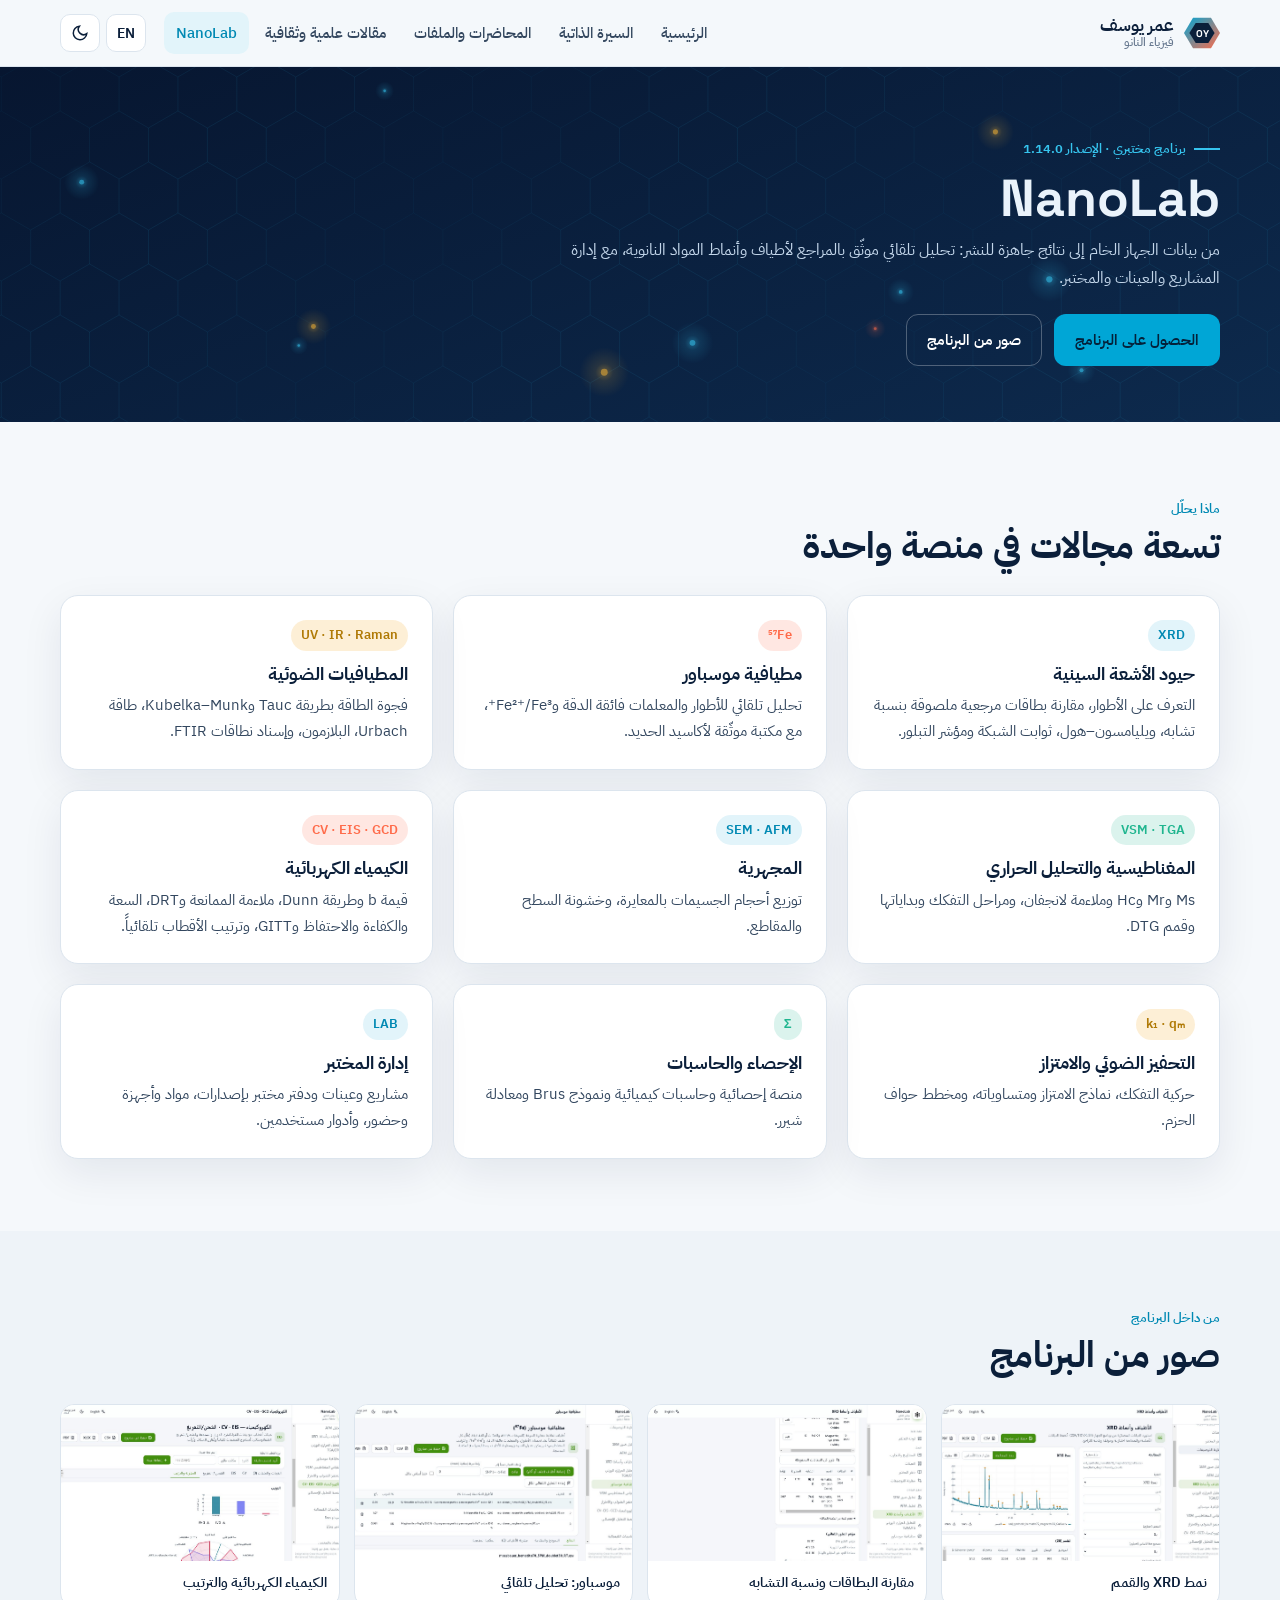
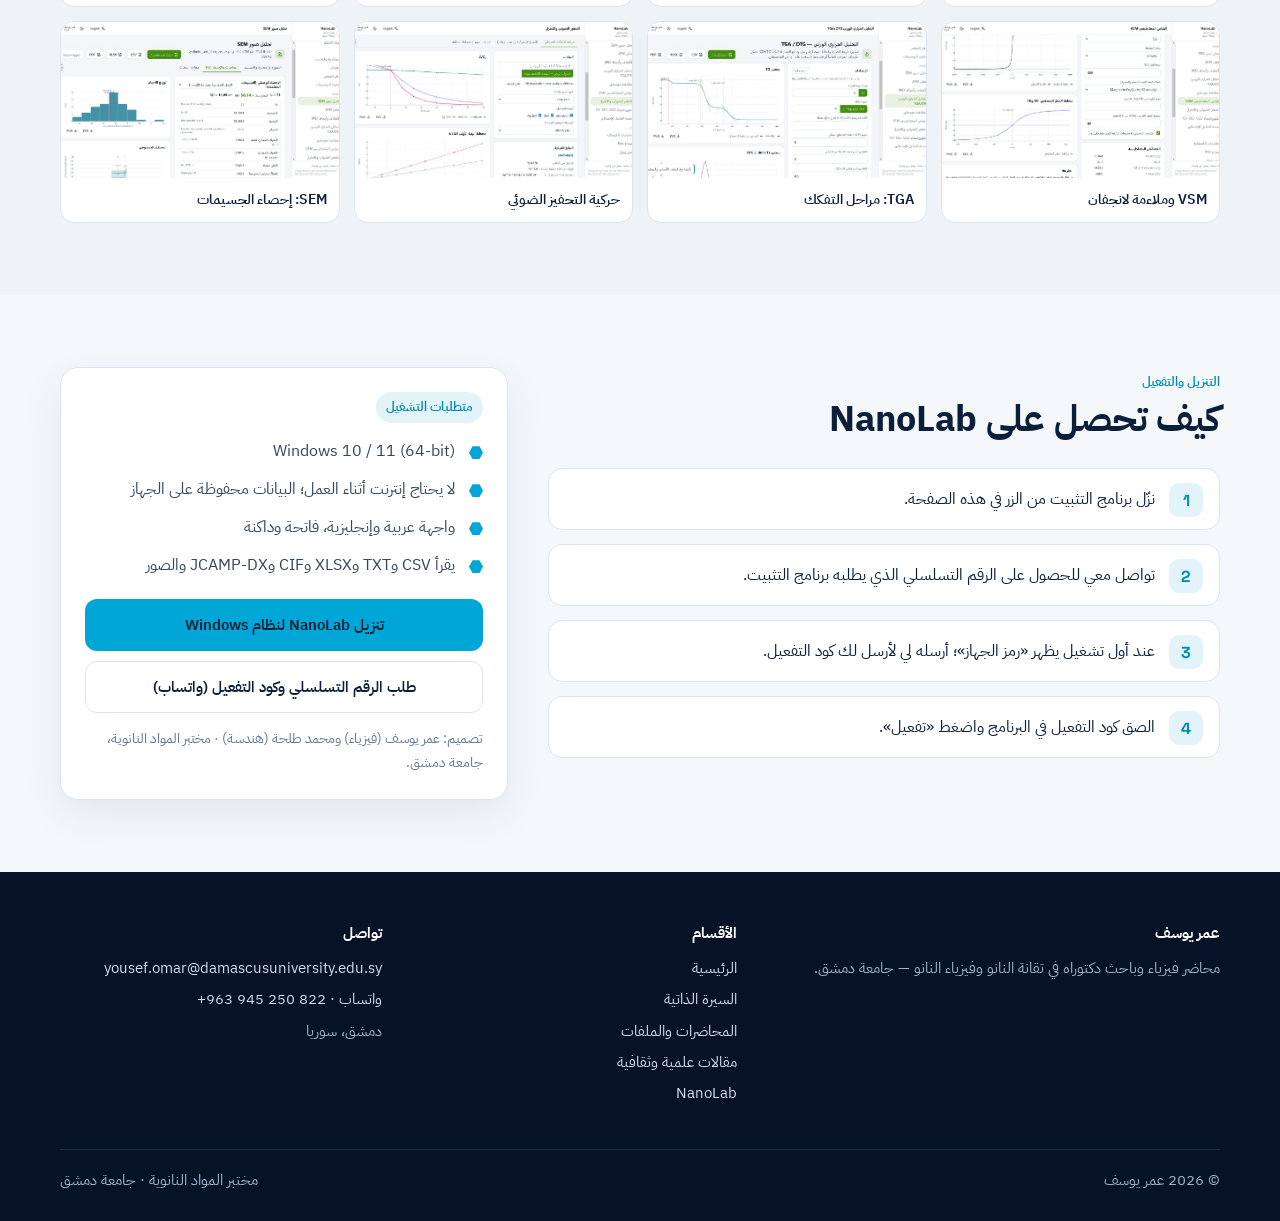
<file: nanolab.html>
<!doctype html>
<html lang="ar" dir="rtl">
<head>
<meta charset="utf-8">
<meta name="viewport" content="width=device-width, initial-scale=1">
<title>NanoLab — nanomaterials data analysis software | برنامج NanoLab</title>
<meta name="description" content="NanoLab: desktop software for nanomaterials characterization data — XRD phase identification and card comparison, Mössbauer, UV-Vis, FTIR, Raman, VSM, TGA, SEM, AFM, photocatalysis and electrochemistry (CV, EIS, GCD). برنامج تحليل بيانات المواد النانوية.">
<link rel="canonical" href="https://omar-yousef-sy.github.io/nanolab.html">
<meta property="og:title" content="NanoLab — nanomaterials data analysis"><meta property="og:url" content="https://omar-yousef-sy.github.io/nanolab.html"><meta property="og:image" content="https://omar-yousef-sy.github.io/assets/img/nanolab-xrd.jpg">
<link rel="icon" href="assets/img/favicon.svg" type="image/svg+xml">
<link rel="preconnect" href="https://fonts.googleapis.com"><link rel="preconnect" href="https://fonts.gstatic.com" crossorigin>
<link href="https://fonts.googleapis.com/css2?family=IBM+Plex+Sans+Arabic:wght@400;500;600;700&family=Space+Grotesk:wght@500;700&display=swap" rel="stylesheet">
<link rel="stylesheet" href="assets/css/site.css">
<script type="application/ld+json">
{
  "@context": "https://schema.org",
  "@type": "SoftwareApplication",
  "name": "NanoLab",
  "applicationCategory": "ScientificApplication",
  "operatingSystem": "Windows 10, Windows 11 (64-bit)",
  "softwareVersion": "1.14.0",
  "inLanguage": ["ar", "en"],
  "url": "https://omar-yousef-sy.github.io/nanolab.html",
  "screenshot": "https://omar-yousef-sy.github.io/assets/img/nanolab-xrd.jpg",
  "description": "Desktop software for nanomaterials characterization data: XRD, Mössbauer, UV-Vis, FTIR, Raman, VSM, TGA, SEM, AFM, photocatalysis and electrochemistry, with project and laboratory management.",
  "author": [{ "@type": "Person", "name": "Omar Yousef", "url": "https://omar-yousef-sy.github.io/" }, { "@type": "Person", "name": "Mohammad Talha" }]
}
</script>
</head>
<body data-page="nanolab">
<main id="main">
  <header class="page-head" data-lattice>
    <div class="wrap">
      <span class="eyebrow"><span class="ar">برنامج مختبري · الإصدار 1.14.0</span><span class="en">Laboratory software · version 1.14.0</span></span>
      <h1>NanoLab</h1>
      <p><span class="ar">من بيانات الجهاز الخام إلى نتائج جاهزة للنشر: تحليل تلقائي موثّق بالمراجع لأطياف وأنماط المواد النانوية، مع إدارة المشاريع والعينات والمختبر.</span><span class="en">From raw instrument data to publication-ready results: automatic, referenced analysis of nanomaterials spectra and patterns, with project, sample and laboratory management.</span></p>
      <div class="btns" style="margin-top:22px">
        <a class="btn primary" href="#get"><span class="ar">الحصول على البرنامج</span><span class="en">Get NanoLab</span></a>
        <a class="btn ghost" href="#shots"><span class="ar">صور من البرنامج</span><span class="en">Screenshots</span></a>
      </div>
    </div>
  </header>

  <section class="block">
    <div class="wrap">
      <div class="section-title"><div><span class="kicker"><span class="ar">ماذا يحلّل</span><span class="en">What it analyses</span></span><h2><span class="ar">تسعة مجالات في منصة واحدة</span><span class="en">Nine domains, one workflow</span></h2></div></div>
      <div class="grid c3">
        <div class="card"><span class="chip">XRD</span><h3><span class="ar">حيود الأشعة السينية</span><span class="en">X-ray diffraction</span></h3><p><span class="ar">التعرف على الأطوار، مقارنة بطاقات مرجعية ملصوقة بنسبة تشابه، ويليامسون–هول، ثوابت الشبكة ومؤشر التبلور.</span><span class="en">Phase identification, pasted reference cards with a similarity score, Williamson–Hall, lattice parameters and crystallinity.</span></p></div>
        <div class="card"><span class="chip coral">⁵⁷Fe</span><h3><span class="ar">مطيافية موسباور</span><span class="en">Mössbauer spectroscopy</span></h3><p><span class="ar">تحليل تلقائي للأطوار والمعلمات فائقة الدقة وFe²⁺/Fe³⁺، مع مكتبة موثّقة لأكاسيد الحديد.</span><span class="en">Automatic phases, hyperfine parameters and Fe²⁺/Fe³⁺, with a referenced iron-oxide library.</span></p></div>
        <div class="card"><span class="chip gold">UV · IR · Raman</span><h3><span class="ar">المطيافيات الضوئية</span><span class="en">Optical spectroscopy</span></h3><p><span class="ar">فجوة الطاقة بطريقة Tauc وKubelka–Munk، طاقة Urbach، البلازمون، وإسناد نطاقات FTIR.</span><span class="en">Tauc and Kubelka–Munk band gaps, Urbach energy, plasmons and FTIR band assignment.</span></p></div>
        <div class="card"><span class="chip teal">VSM · TGA</span><h3><span class="ar">المغناطيسية والتحليل الحراري</span><span class="en">Magnetism &amp; thermal</span></h3><p><span class="ar">Ms وMr وHc وملاءمة لانجفان، ومراحل التفكك وبداياتها وقمم DTG.</span><span class="en">Ms, Mr, Hc and Langevin fits; decomposition steps, onsets and DTG peaks.</span></p></div>
        <div class="card"><span class="chip">SEM · AFM</span><h3><span class="ar">المجهرية</span><span class="en">Microscopy</span></h3><p><span class="ar">توزيع أحجام الجسيمات بالمعايرة، وخشونة السطح والمقاطع.</span><span class="en">Calibrated particle-size distributions, surface roughness and profiles.</span></p></div>
        <div class="card"><span class="chip coral">CV · EIS · GCD</span><h3><span class="ar">الكيمياء الكهربائية</span><span class="en">Electrochemistry</span></h3><p><span class="ar">قيمة b وطريقة Dunn، ملاءمة الممانعة وDRT، السعة والكفاءة والاحتفاظ وGITT، وترتيب الأقطاب تلقائياً.</span><span class="en">b-value and Dunn method, impedance fitting and DRT, capacity, efficiency, retention and GITT, with automatic electrode ranking.</span></p></div>
        <div class="card"><span class="chip gold">k₁ · qₘ</span><h3><span class="ar">التحفيز الضوئي والامتزاز</span><span class="en">Photocatalysis &amp; adsorption</span></h3><p><span class="ar">حركية التفكك، نماذج الامتزاز ومتساوياته، ومخطط حواف الحزم.</span><span class="en">Degradation kinetics, adsorption models and isotherms, band-edge diagrams.</span></p></div>
        <div class="card"><span class="chip teal">Σ</span><h3><span class="ar">الإحصاء والحاسبات</span><span class="en">Statistics &amp; calculators</span></h3><p><span class="ar">منصة إحصائية وحاسبات كيميائية ونموذج Brus ومعادلة شيرر.</span><span class="en">Statistics workbench, chemistry calculators, Brus model and Scherrer.</span></p></div>
        <div class="card"><span class="chip">LAB</span><h3><span class="ar">إدارة المختبر</span><span class="en">Laboratory management</span></h3><p><span class="ar">مشاريع وعينات ودفتر مختبر بإصدارات، مواد وأجهزة وحضور، وأدوار مستخدمين.</span><span class="en">Projects, samples and a versioned notebook; chemicals, instruments, attendance and user roles.</span></p></div>
      </div>
    </div>
  </section>

  <section class="block alt" id="shots">
    <div class="wrap">
      <div class="section-title"><div><span class="kicker"><span class="ar">من داخل البرنامج</span><span class="en">Inside NanoLab</span></span><h2><span class="ar">صور من البرنامج</span><span class="en">Screenshots</span></h2></div></div>
      <div class="shots">
        <figure><img src="assets/img/nanolab-xrd.jpg" alt="NanoLab XRD pattern with detected peaks" loading="lazy"><figcaption><span class="ar">نمط XRD والقمم</span><span class="en">XRD pattern and peaks</span></figcaption></figure>
        <figure><img src="assets/img/nanolab-cards.jpg" alt="NanoLab XRD card comparison with similarity" loading="lazy" style="object-position:right top"><figcaption><span class="ar">مقارنة البطاقات ونسبة التشابه</span><span class="en">Card comparison and similarity</span></figcaption></figure>
        <figure><img src="assets/img/nanolab-mossbauer.jpg" alt="NanoLab Mössbauer automatic analysis" loading="lazy"><figcaption><span class="ar">موسباور: تحليل تلقائي</span><span class="en">Mössbauer: automatic analysis</span></figcaption></figure>
        <figure><img src="assets/img/nanolab-electrochem.jpg" alt="NanoLab electrochemistry comparison and ranking" loading="lazy"><figcaption><span class="ar">الكيمياء الكهربائية والترتيب</span><span class="en">Electrochemistry ranking</span></figcaption></figure>
        <figure><img src="assets/img/nanolab-vsm.jpg" alt="NanoLab VSM hysteresis with Langevin fit" loading="lazy"><figcaption><span class="ar">VSM وملاءمة لانجفان</span><span class="en">VSM and Langevin fit</span></figcaption></figure>
        <figure><img src="assets/img/nanolab-tga.jpg" alt="NanoLab TGA steps" loading="lazy"><figcaption><span class="ar">TGA: مراحل التفكك</span><span class="en">TGA decomposition steps</span></figcaption></figure>
        <figure><img src="assets/img/nanolab-photocatalysis.jpg" alt="NanoLab photocatalysis kinetics" loading="lazy"><figcaption><span class="ar">حركية التحفيز الضوئي</span><span class="en">Photocatalysis kinetics</span></figcaption></figure>
        <figure><img src="assets/img/nanolab-sem.jpg" alt="NanoLab SEM particle statistics" loading="lazy"><figcaption><span class="ar">SEM: إحصاء الجسيمات</span><span class="en">SEM particle statistics</span></figcaption></figure>
      </div>
    </div>
  </section>

  <section class="block" id="get">
    <div class="wrap two-col">
      <div>
        <div class="section-title"><div><span class="kicker"><span class="ar">التنزيل والتفعيل</span><span class="en">Download &amp; activation</span></span><h2><span class="ar">كيف تحصل على NanoLab</span><span class="en">How to get NanoLab</span></h2></div></div>
        <ol class="steps">
          <li><span class="ar">نزّل برنامج التثبيت من الزر في هذه الصفحة.</span><span class="en">Download the installer with the button on this page.</span></li>
          <li><span class="ar">تواصل معي للحصول على الرقم التسلسلي الذي يطلبه برنامج التثبيت.</span><span class="en">Contact me for the serial number the installer asks for.</span></li>
          <li><span class="ar">عند أول تشغيل يظهر «رمز الجهاز»؛ أرسله لي لأرسل لك كود التفعيل.</span><span class="en">On first start NanoLab shows a device code; send it to me and you receive the unlock code.</span></li>
          <li><span class="ar">الصق كود التفعيل في البرنامج واضغط «تفعيل».</span><span class="en">Paste the unlock code into NanoLab and press “Activate”.</span></li>
        </ol>
      </div>
      <aside class="card">
        <span class="chip"><span class="ar">متطلبات التشغيل</span><span class="en">Requirements</span></span>
        <ul class="list-check" style="margin:14px 0 20px">
          <li>Windows 10 / 11 (64-bit)</li>
          <li><span class="ar">لا يحتاج إنترنت أثناء العمل؛ البيانات محفوظة على الجهاز</span><span class="en">Works without internet; data stays on the computer</span></li>
          <li><span class="ar">واجهة عربية وإنجليزية، فاتحة وداكنة</span><span class="en">Arabic and English interface, light and dark</span></li>
          <li><span class="ar">يقرأ CSV وTXT وXLSX وCIF وJCAMP-DX والصور</span><span class="en">Reads CSV, TXT, XLSX, CIF, JCAMP-DX and images</span></li>
        </ul>
        <a class="btn primary" href="https://github.com/omar-yousef-sy/nanolab/releases/latest" rel="noopener" style="width:100%;justify-content:center"><span class="ar">تنزيل NanoLab لنظام Windows</span><span class="en">Download NanoLab for Windows</span></a>
        <a class="btn outline" href="https://wa.me/963945250822" rel="noopener" style="width:100%;justify-content:center;margin-top:10px"><span class="ar">طلب الرقم التسلسلي وكود التفعيل (واتساب)</span><span class="en">Request serial and unlock code (WhatsApp)</span></a>
        <p style="margin-top:14px;font-size:13.5px;color:var(--muted)"><span class="ar">تصميم: عمر يوسف (فيزياء) ومحمد طلحة (هندسة) · مختبر المواد النانوية، جامعة دمشق.</span><span class="en">Designed by Omar Yousef (Physics) &amp; Mohammad Talha (Engineer) · Nanomaterials Laboratory, Damascus University.</span></p>
      </aside>
    </div>
  </section>
</main>
<script src="data/content.js"></script>
<script src="assets/js/site.js"></script>
</body>
</html>
</file>
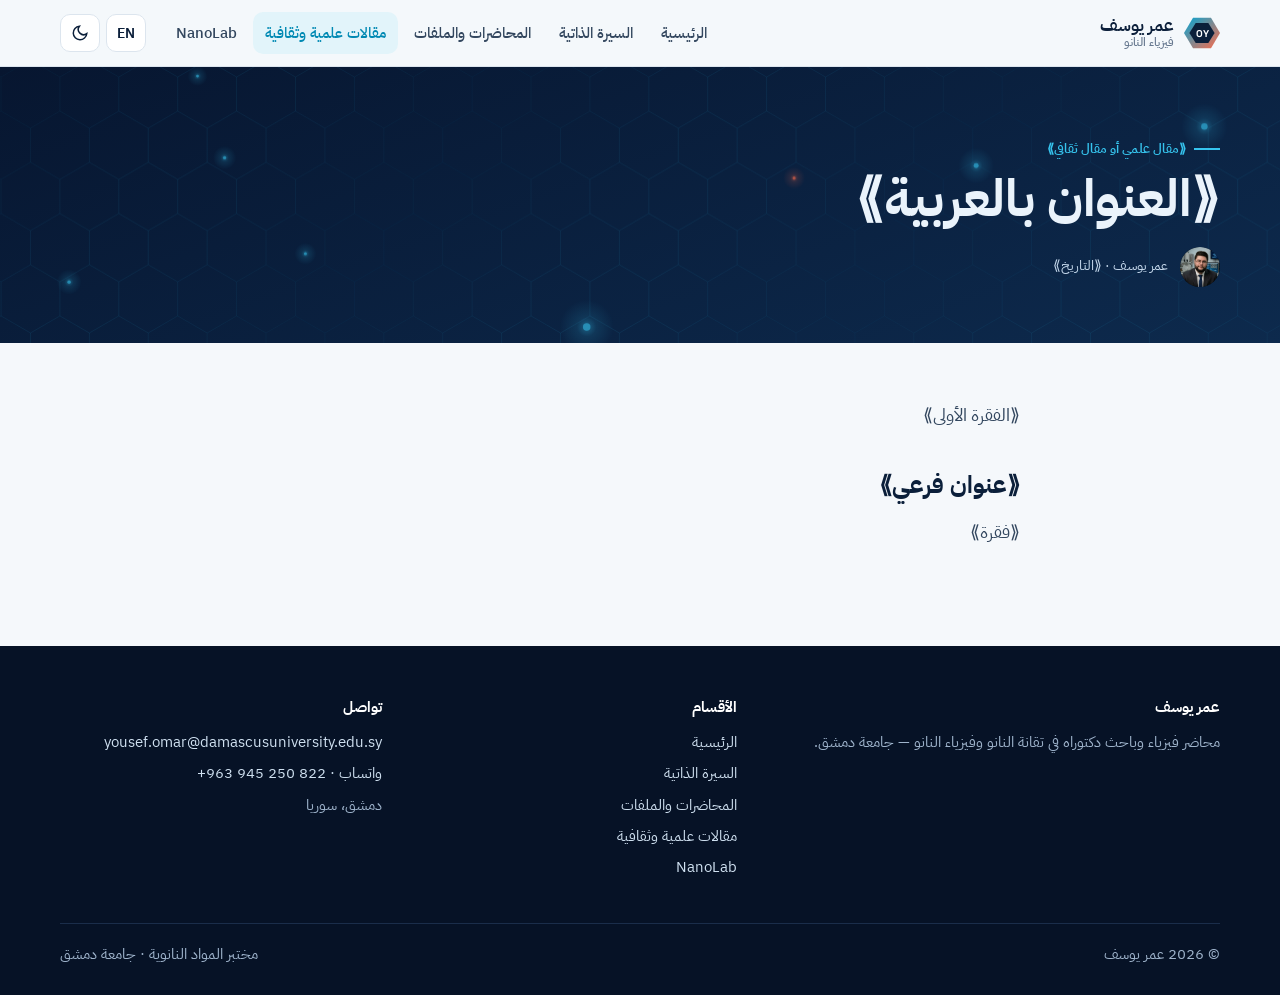
<file: articles/_template.html>
<!doctype html>
<!--
  New article: copy this file, rename it (English letters and dashes only, e.g. quantum-dots.html),
  replace every ⟪…⟫ below, then add the article to data/content.js (articles list) and to sitemap.xml.
-->
<html lang="ar" dir="rtl">
<head>
<meta charset="utf-8">
<meta name="viewport" content="width=device-width, initial-scale=1">
<title>⟪العنوان بالعربية⟫ — ⟪English title⟫ | Omar Yousef</title>
<meta name="description" content="⟪One or two sentences describing the article (Arabic and/or English)⟫">
<link rel="canonical" href="https://omar-yousef-sy.github.io/articles/⟪file-name⟫.html">
<meta property="og:type" content="article"><meta property="og:title" content="⟪English title⟫"><meta property="og:url" content="https://omar-yousef-sy.github.io/articles/⟪file-name⟫.html"><meta property="og:image" content="https://omar-yousef-sy.github.io/assets/img/og-image.jpg">
<link rel="icon" href="../assets/img/favicon.svg" type="image/svg+xml">
<link rel="preconnect" href="https://fonts.googleapis.com"><link rel="preconnect" href="https://fonts.gstatic.com" crossorigin>
<link href="https://fonts.googleapis.com/css2?family=IBM+Plex+Sans+Arabic:wght@400;500;600;700&family=Space+Grotesk:wght@500;700&display=swap" rel="stylesheet">
<link rel="stylesheet" href="../assets/css/site.css">
<script type="application/ld+json">
{ "@context": "https://schema.org", "@type": "BlogPosting", "headline": "⟪English title⟫", "alternativeHeadline": "⟪العنوان بالعربية⟫", "datePublished": "⟪YYYY-MM-DD⟫", "inLanguage": ["ar", "en"], "author": { "@type": "Person", "name": "Omar Yousef", "url": "https://omar-yousef-sy.github.io/" } }
</script>
</head>
<body data-page="articles" data-root="../">
<main id="main">
  <header class="page-head" data-lattice>
    <div class="wrap">
      <span class="eyebrow"><span class="ar">⟪مقال علمي أو مقال ثقافي⟫</span><span class="en">⟪Science or Culture⟫</span></span>
      <h1><span class="ar">⟪العنوان بالعربية⟫</span><span class="en">⟪English title⟫</span></h1>
      <div class="byline"><img src="../assets/img/omar-yousef.jpg" alt=""><span><span class="ar">عمر يوسف · ⟪التاريخ⟫</span><span class="en">Omar Yousef · ⟪date⟫</span></span></div>
    </div>
  </header>
  <article class="article">
    <div class="wrap body">
      <div class="ar">
        <p>⟪الفقرة الأولى⟫</p>
        <h2>⟪عنوان فرعي⟫</h2>
        <p>⟪فقرة⟫</p>
        <!-- picture (optional): put it in assets/img/ and uncomment
        <figure><img src="../assets/img/⟪picture⟫.jpg" alt="⟪وصف الصورة⟫"><figcaption>⟪تعليق⟫</figcaption></figure> -->
        <!-- equation (optional): <div class="eq">E = mc²</div> -->
      </div>
      <div class="en">
        <!-- English version; delete this whole block if the article is Arabic only -->
        <p>⟪First paragraph⟫</p>
        <h2>⟪Subheading⟫</h2>
        <p>⟪Paragraph⟫</p>
      </div>
    </div>
  </article>
</main>
<script src="../data/content.js"></script>
<script src="../assets/js/site.js"></script>
</body>
</html>
</file>
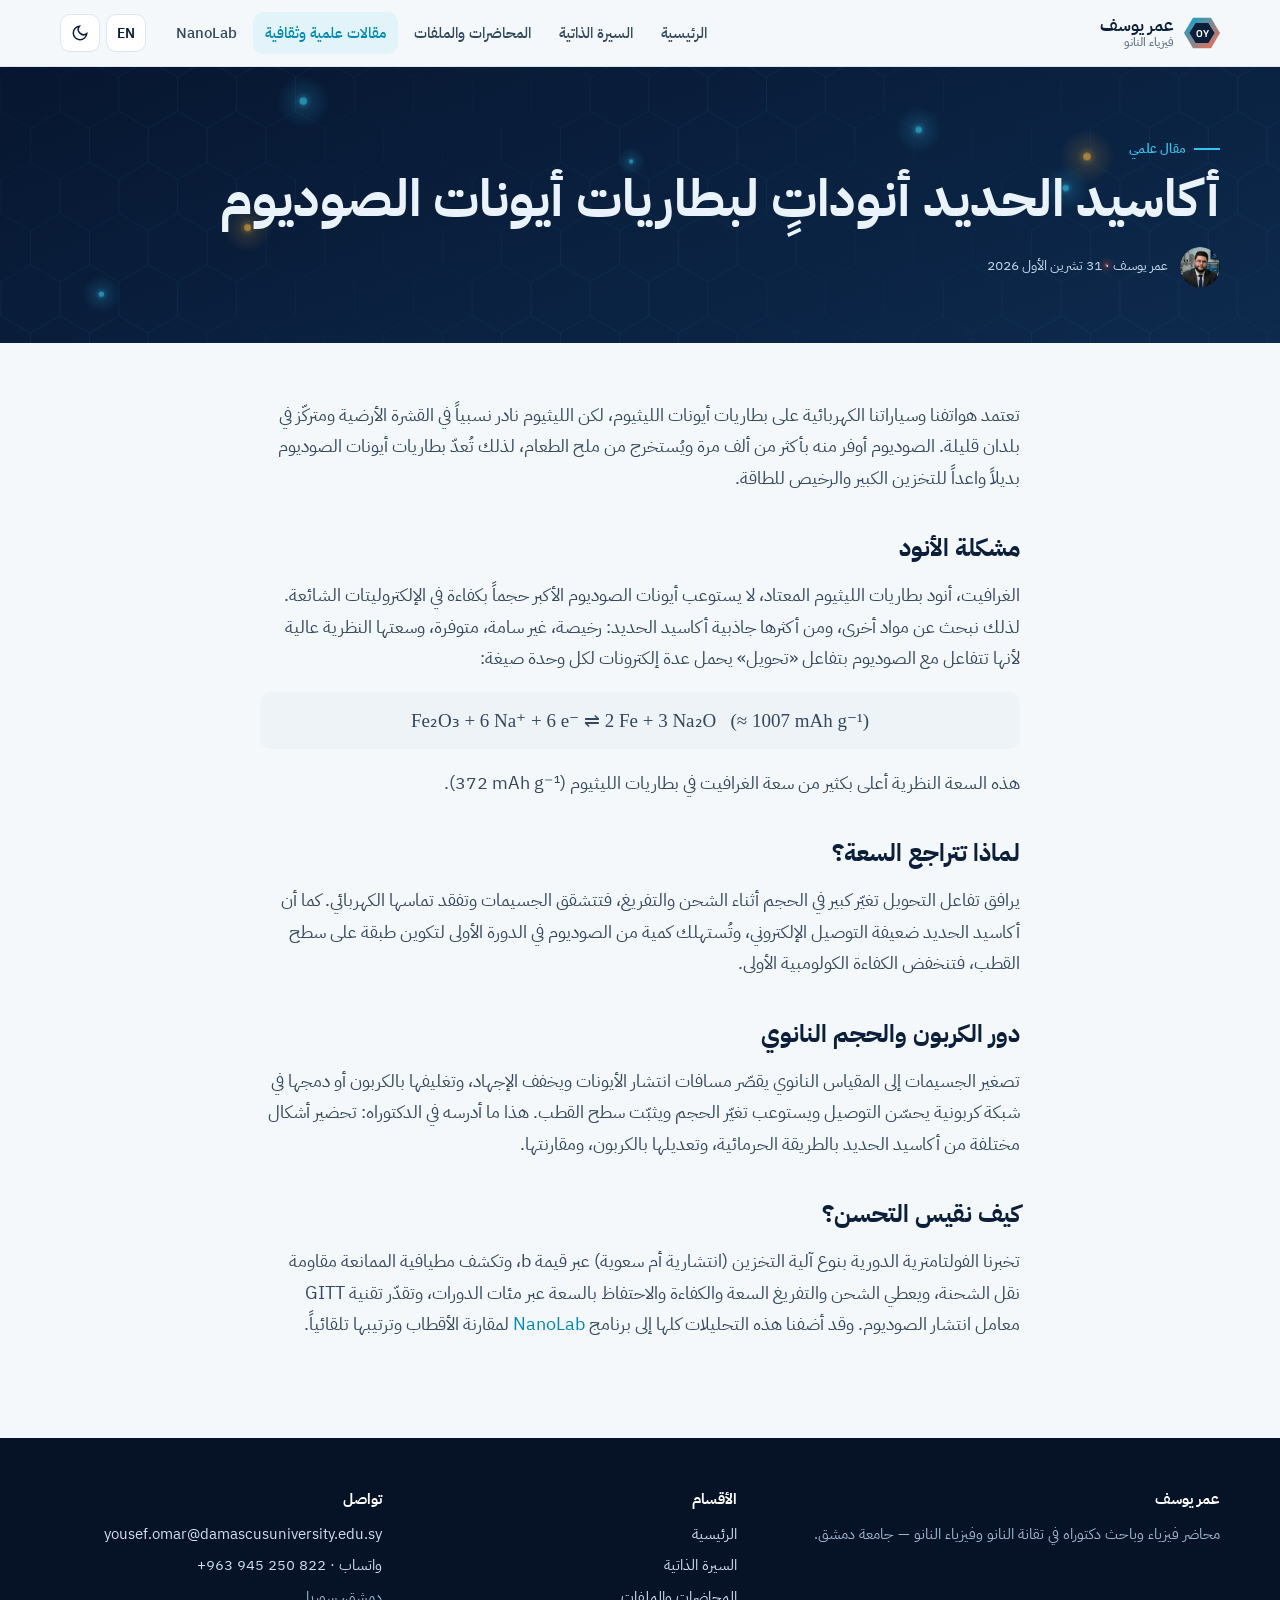
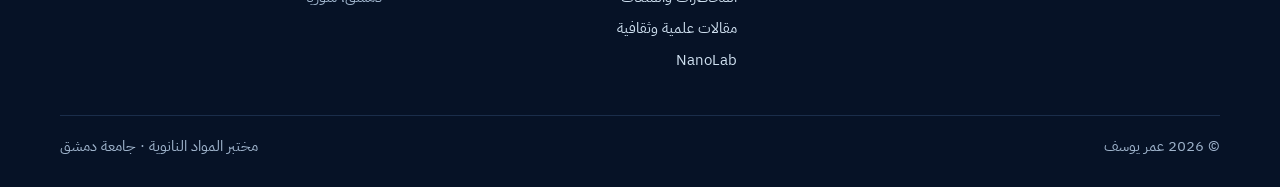
<file: articles/iron-oxides-sodium-batteries.html>
<!doctype html>
<html lang="ar" dir="rtl">
<head>
<meta charset="utf-8">
<meta name="viewport" content="width=device-width, initial-scale=1">
<title>أكاسيد الحديد لبطاريات أيونات الصوديوم — Iron oxides for sodium-ion batteries | Omar Yousef</title>
<meta name="description" content="Why iron oxides are promising anodes for sodium-ion batteries, why they fade, and how carbon modification helps — by Omar Yousef. أكاسيد الحديد أنوداتٍ لبطاريات أيونات الصوديوم.">
<link rel="canonical" href="https://omar-yousef-sy.github.io/articles/iron-oxides-sodium-batteries.html">
<meta property="og:type" content="article"><meta property="og:title" content="Iron oxides as anodes for sodium-ion batteries"><meta property="og:url" content="https://omar-yousef-sy.github.io/articles/iron-oxides-sodium-batteries.html"><meta property="og:image" content="https://omar-yousef-sy.github.io/assets/img/og-image.jpg">
<link rel="icon" href="../assets/img/favicon.svg" type="image/svg+xml">
<link rel="preconnect" href="https://fonts.googleapis.com"><link rel="preconnect" href="https://fonts.gstatic.com" crossorigin>
<link href="https://fonts.googleapis.com/css2?family=IBM+Plex+Sans+Arabic:wght@400;500;600;700&family=Space+Grotesk:wght@500;700&display=swap" rel="stylesheet">
<link rel="stylesheet" href="../assets/css/site.css">
<script type="application/ld+json">
{ "@context": "https://schema.org", "@type": "BlogPosting", "headline": "Iron oxides as anodes for sodium-ion batteries", "alternativeHeadline": "أكاسيد الحديد أنوداتٍ لبطاريات أيونات الصوديوم", "datePublished": "2026-10-31", "inLanguage": ["ar", "en"], "author": { "@type": "Person", "name": "Omar Yousef", "url": "https://omar-yousef-sy.github.io/" }, "mainEntityOfPage": "https://omar-yousef-sy.github.io/articles/iron-oxides-sodium-batteries.html" }
</script>
</head>
<body data-page="articles" data-root="../">
<main id="main">
  <header class="page-head" data-lattice>
    <div class="wrap">
      <span class="eyebrow"><span class="ar">مقال علمي</span><span class="en">Science</span></span>
      <h1><span class="ar">أكاسيد الحديد أنوداتٍ لبطاريات أيونات الصوديوم</span><span class="en">Iron oxides as anodes for sodium-ion batteries</span></h1>
      <div class="byline"><img src="../assets/img/omar-yousef.jpg" alt=""><span><span class="ar">عمر يوسف · 31 تشرين الأول 2026</span><span class="en">Omar Yousef · 31 October 2026</span></span></div>
    </div>
  </header>
  <article class="article">
    <div class="wrap body">
      <div class="ar">
        <p>تعتمد هواتفنا وسياراتنا الكهربائية على بطاريات أيونات الليثيوم، لكن الليثيوم نادر نسبياً في القشرة الأرضية ومتركّز في بلدان قليلة. الصوديوم أوفر منه بأكثر من ألف مرة ويُستخرج من ملح الطعام، لذلك تُعدّ بطاريات أيونات الصوديوم بديلاً واعداً للتخزين الكبير والرخيص للطاقة.</p>
        <h2>مشكلة الأنود</h2>
        <p>الغرافيت، أنود بطاريات الليثيوم المعتاد، لا يستوعب أيونات الصوديوم الأكبر حجماً بكفاءة في الإلكتروليتات الشائعة. لذلك نبحث عن مواد أخرى، ومن أكثرها جاذبية أكاسيد الحديد: رخيصة، غير سامة، متوفرة، وسعتها النظرية عالية لأنها تتفاعل مع الصوديوم بتفاعل «تحويل» يحمل عدة إلكترونات لكل وحدة صيغة:</p>
        <div class="eq">Fe₂O₃ + 6 Na⁺ + 6 e⁻ ⇌ 2 Fe + 3 Na₂O &nbsp;&nbsp;(≈ 1007 mAh g⁻¹)</div>
        <p>هذه السعة النظرية أعلى بكثير من سعة الغرافيت في بطاريات الليثيوم (<span class="ltr">372 mAh g⁻¹</span>).</p>
        <h2>لماذا تتراجع السعة؟</h2>
        <p>يرافق تفاعل التحويل تغيّر كبير في الحجم أثناء الشحن والتفريغ، فتتشقق الجسيمات وتفقد تماسها الكهربائي. كما أن أكاسيد الحديد ضعيفة التوصيل الإلكتروني، وتُستهلك كمية من الصوديوم في الدورة الأولى لتكوين طبقة على سطح القطب، فتنخفض الكفاءة الكولومبية الأولى.</p>
        <h2>دور الكربون والحجم النانوي</h2>
        <p>تصغير الجسيمات إلى المقياس النانوي يقصّر مسافات انتشار الأيونات ويخفف الإجهاد، وتغليفها بالكربون أو دمجها في شبكة كربونية يحسّن التوصيل ويستوعب تغيّر الحجم ويثبّت سطح القطب. هذا ما أدرسه في الدكتوراه: تحضير أشكال مختلفة من أكاسيد الحديد بالطريقة الحرمائية، وتعديلها بالكربون، ومقارنتها.</p>
        <h2>كيف نقيس التحسن؟</h2>
        <p>تخبرنا الفولتامترية الدورية بنوع آلية التخزين (انتشارية أم سعوية) عبر قيمة b، وتكشف مطيافية الممانعة مقاومة نقل الشحنة، ويعطي الشحن والتفريغ السعة والكفاءة والاحتفاظ بالسعة عبر مئات الدورات، وتقدّر تقنية GITT معامل انتشار الصوديوم. وقد أضفنا هذه التحليلات كلها إلى برنامج <a href="../nanolab.html">NanoLab</a> لمقارنة الأقطاب وترتيبها تلقائياً.</p>
      </div>
      <div class="en">
        <p>Our phones and electric cars run on lithium-ion batteries, but lithium is relatively scarce in the Earth's crust and concentrated in a few countries. Sodium is more than a thousand times more abundant and comes from common salt, which makes sodium-ion batteries a promising option for large, low-cost energy storage.</p>
        <h2>The anode problem</h2>
        <p>Graphite, the usual lithium-ion anode, does not host the larger sodium ions efficiently in common electrolytes, so other materials are needed. Iron oxides are among the most attractive: cheap, non-toxic, abundant and with a high theoretical capacity, because they react with sodium through a multi-electron “conversion” reaction:</p>
        <div class="eq">Fe₂O₃ + 6 Na⁺ + 6 e⁻ ⇌ 2 Fe + 3 Na₂O &nbsp;&nbsp;(≈ 1007 mAh g⁻¹)</div>
        <p>That is far above graphite's capacity in lithium cells (372 mAh g⁻¹).</p>
        <h2>Why the capacity fades</h2>
        <p>The conversion reaction comes with a large volume change on every cycle, so particles crack and lose electrical contact. Iron oxides are also poor electronic conductors, and part of the sodium is consumed in the first cycle to build a surface layer on the electrode, lowering the initial coulombic efficiency.</p>
        <h2>What carbon and nano-size do</h2>
        <p>Shrinking the particles to the nanoscale shortens ion-diffusion paths and eases the strain; coating them with carbon or embedding them in a carbon network improves conduction, accommodates the volume change and stabilizes the electrode surface. This is the subject of my doctoral work: hydrothermal synthesis of different iron-oxide phases, carbon modification and comparison.</p>
        <h2>How we measure the improvement</h2>
        <p>Cyclic voltammetry tells us whether storage is diffusion-controlled or capacitive through the b-value; impedance spectroscopy reveals the charge-transfer resistance; charge–discharge gives capacity, efficiency and retention over hundreds of cycles; and GITT estimates the sodium diffusion coefficient. We added all of these analyses to <a href="../nanolab.html">NanoLab</a> to compare and rank electrodes automatically.</p>
      </div>
    </div>
  </article>
</main>
<script src="../data/content.js"></script>
<script src="../assets/js/site.js"></script>
</body>
</html>
</file>
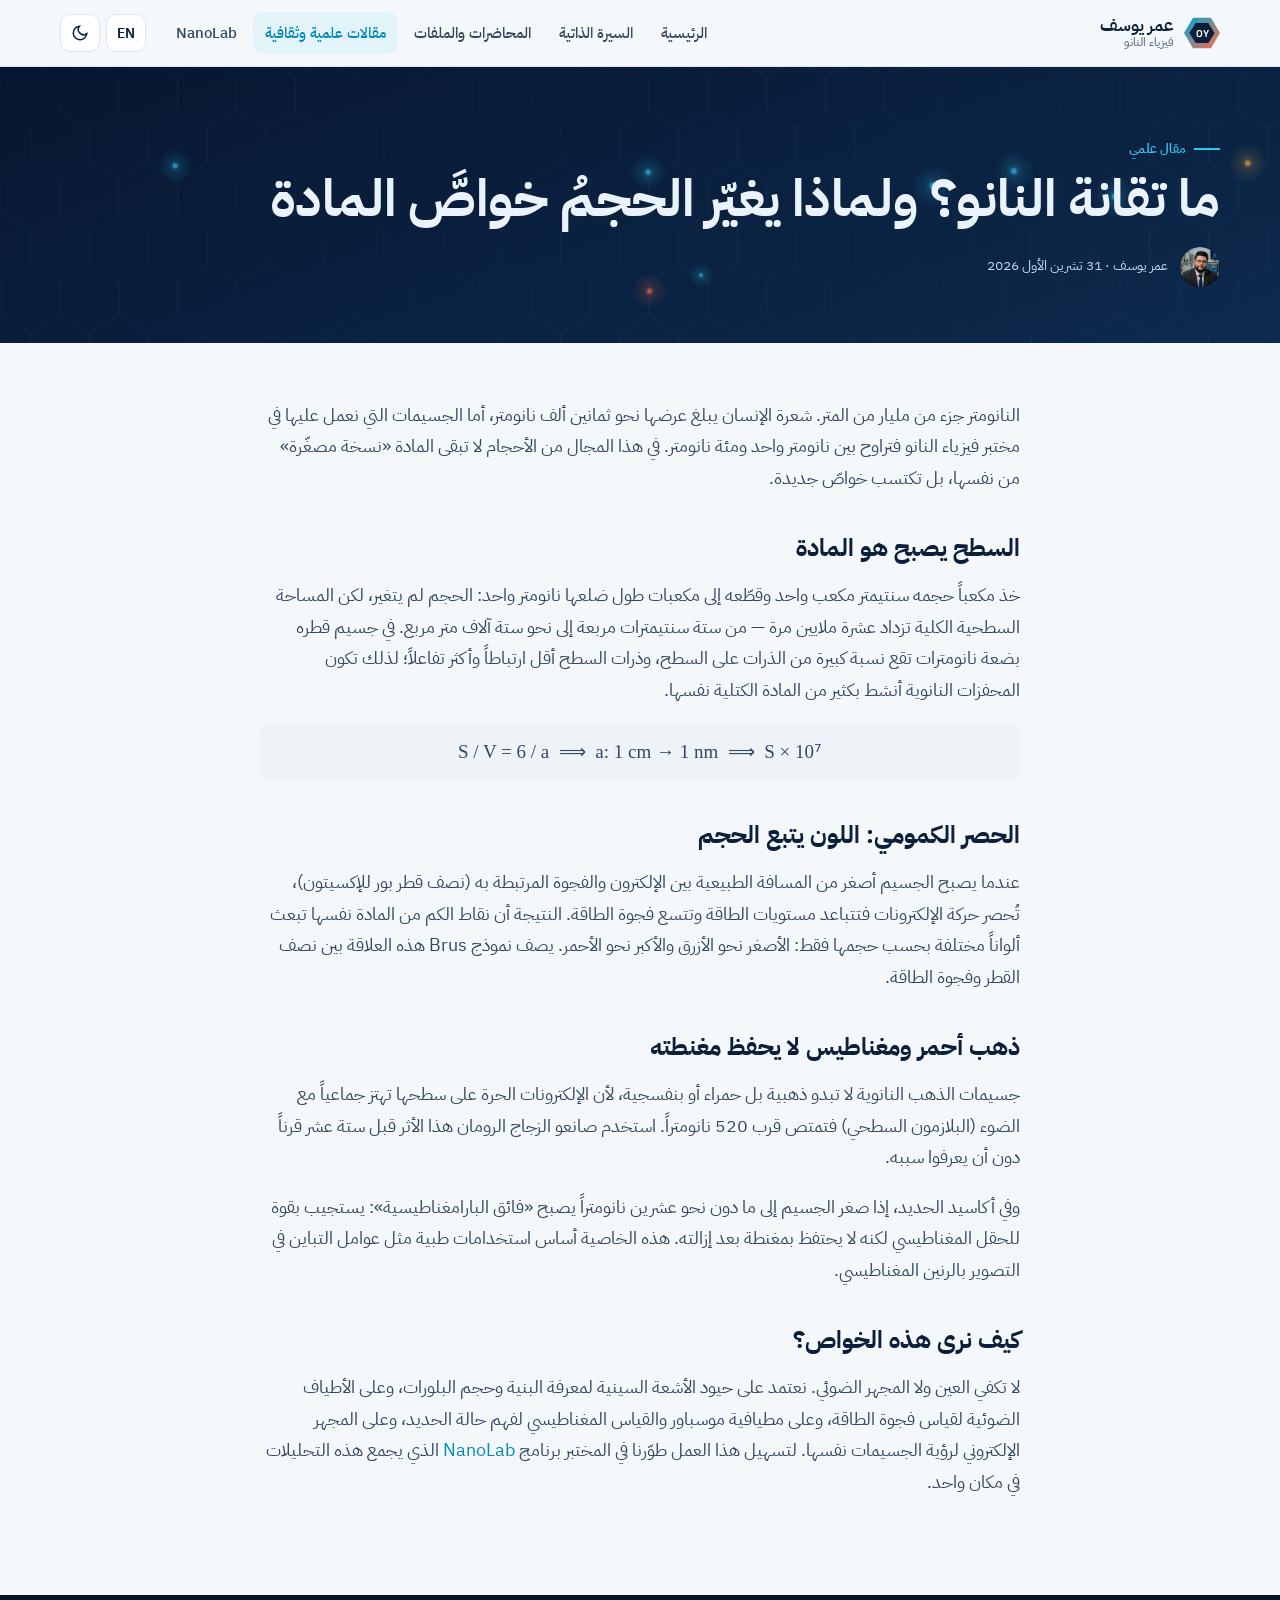
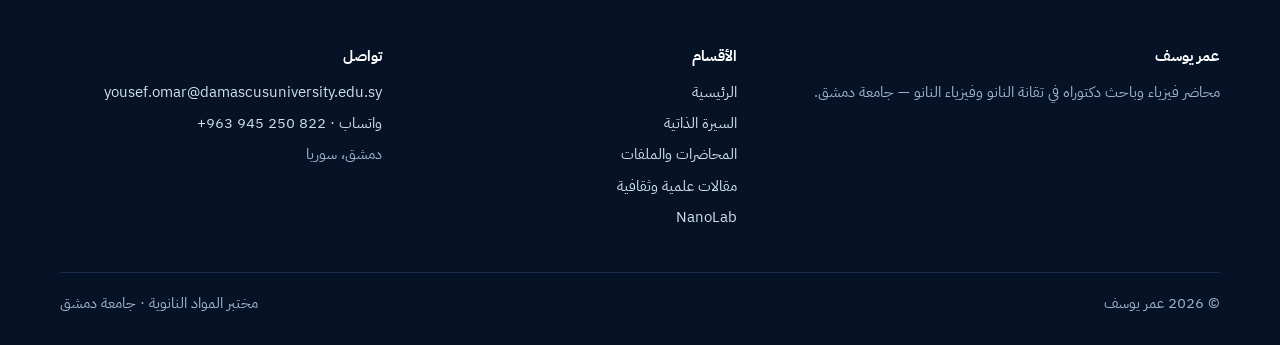
<file: articles/what-is-nanotechnology.html>
<!doctype html>
<html lang="ar" dir="rtl">
<head>
<meta charset="utf-8">
<meta name="viewport" content="width=device-width, initial-scale=1">
<title>ما تقانة النانو؟ — What is nanotechnology? | Omar Yousef</title>
<meta name="description" content="Why do gold nanoparticles look red and why do tiny iron-oxide particles lose their magnet? Surface area and quantum confinement explained by Omar Yousef. لماذا يغيّر الحجم خواص المادة؟">
<link rel="canonical" href="https://omar-yousef-sy.github.io/articles/what-is-nanotechnology.html">
<meta property="og:type" content="article"><meta property="og:title" content="What is nanotechnology — and why size changes a material"><meta property="og:url" content="https://omar-yousef-sy.github.io/articles/what-is-nanotechnology.html"><meta property="og:image" content="https://omar-yousef-sy.github.io/assets/img/og-image.jpg">
<link rel="icon" href="../assets/img/favicon.svg" type="image/svg+xml">
<link rel="preconnect" href="https://fonts.googleapis.com"><link rel="preconnect" href="https://fonts.gstatic.com" crossorigin>
<link href="https://fonts.googleapis.com/css2?family=IBM+Plex+Sans+Arabic:wght@400;500;600;700&family=Space+Grotesk:wght@500;700&display=swap" rel="stylesheet">
<link rel="stylesheet" href="../assets/css/site.css">
<script type="application/ld+json">
{ "@context": "https://schema.org", "@type": "BlogPosting", "headline": "What is nanotechnology — and why size changes a material", "alternativeHeadline": "ما تقانة النانو؟ ولماذا يغيّر الحجمُ خواصَّ المادة", "datePublished": "2026-10-31", "inLanguage": ["ar", "en"], "author": { "@type": "Person", "name": "Omar Yousef", "url": "https://omar-yousef-sy.github.io/" }, "mainEntityOfPage": "https://omar-yousef-sy.github.io/articles/what-is-nanotechnology.html" }
</script>
</head>
<body data-page="articles" data-root="../">
<main id="main">
  <header class="page-head" data-lattice>
    <div class="wrap">
      <span class="eyebrow"><span class="ar">مقال علمي</span><span class="en">Science</span></span>
      <h1><span class="ar">ما تقانة النانو؟ ولماذا يغيّر الحجمُ خواصَّ المادة</span><span class="en">What is nanotechnology — and why size changes a material</span></h1>
      <div class="byline"><img src="../assets/img/omar-yousef.jpg" alt=""><span><span class="ar">عمر يوسف · 31 تشرين الأول 2026</span><span class="en">Omar Yousef · 31 October 2026</span></span></div>
    </div>
  </header>
  <article class="article">
    <div class="wrap body">
      <div class="ar">
        <p>النانومتر جزء من مليار من المتر. شعرة الإنسان يبلغ عرضها نحو ثمانين ألف نانومتر، أما الجسيمات التي نعمل عليها في مختبر فيزياء النانو فتراوح بين نانومتر واحد ومئة نانومتر. في هذا المجال من الأحجام لا تبقى المادة «نسخة مصغّرة» من نفسها، بل تكتسب خواصّ جديدة.</p>
        <h2>السطح يصبح هو المادة</h2>
        <p>خذ مكعباً حجمه سنتيمتر مكعب واحد وقطّعه إلى مكعبات طول ضلعها نانومتر واحد: الحجم لم يتغير، لكن المساحة السطحية الكلية تزداد عشرة ملايين مرة — من ستة سنتيمترات مربعة إلى نحو ستة آلاف متر مربع. في جسيم قطره بضعة نانومترات تقع نسبة كبيرة من الذرات على السطح، وذرات السطح أقل ارتباطاً وأكثر تفاعلاً؛ لذلك تكون المحفزات النانوية أنشط بكثير من المادة الكتلية نفسها.</p>
        <div class="eq">S / V = 6 / a &nbsp;⟹&nbsp; a: 1 cm → 1 nm &nbsp;⟹&nbsp; S × 10⁷</div>
        <h2>الحصر الكمومي: اللون يتبع الحجم</h2>
        <p>عندما يصبح الجسيم أصغر من المسافة الطبيعية بين الإلكترون والفجوة المرتبطة به (نصف قطر بور للإكسيتون)، تُحصر حركة الإلكترونات فتتباعد مستويات الطاقة وتتسع فجوة الطاقة. النتيجة أن نقاط الكم من المادة نفسها تبعث ألواناً مختلفة بحسب حجمها فقط: الأصغر نحو الأزرق والأكبر نحو الأحمر. يصف نموذج Brus هذه العلاقة بين نصف القطر وفجوة الطاقة.</p>
        <h2>ذهب أحمر ومغناطيس لا يحفظ مغنطته</h2>
        <p>جسيمات الذهب النانوية لا تبدو ذهبية بل حمراء أو بنفسجية، لأن الإلكترونات الحرة على سطحها تهتز جماعياً مع الضوء (البلازمون السطحي) فتمتص قرب 520 نانومتراً. استخدم صانعو الزجاج الرومان هذا الأثر قبل ستة عشر قرناً دون أن يعرفوا سببه.</p>
        <p>وفي أكاسيد الحديد، إذا صغر الجسيم إلى ما دون نحو عشرين نانومتراً يصبح «فائق البارامغناطيسية»: يستجيب بقوة للحقل المغناطيسي لكنه لا يحتفظ بمغنطة بعد إزالته. هذه الخاصية أساس استخدامات طبية مثل عوامل التباين في التصوير بالرنين المغناطيسي.</p>
        <h2>كيف نرى هذه الخواص؟</h2>
        <p>لا تكفي العين ولا المجهر الضوئي. نعتمد على حيود الأشعة السينية لمعرفة البنية وحجم البلورات، وعلى الأطياف الضوئية لقياس فجوة الطاقة، وعلى مطيافية موسباور والقياس المغناطيسي لفهم حالة الحديد، وعلى المجهر الإلكتروني لرؤية الجسيمات نفسها. لتسهيل هذا العمل طوّرنا في المختبر برنامج <a href="../nanolab.html">NanoLab</a> الذي يجمع هذه التحليلات في مكان واحد.</p>
      </div>
      <div class="en">
        <p>A nanometre is one billionth of a metre. A human hair is about eighty thousand nanometres wide; the particles we work on in a nano-physics lab are between one and a hundred nanometres. In that size range a material is no longer a miniature copy of itself — it gains new properties.</p>
        <h2>The surface becomes the material</h2>
        <p>Cut a one-cubic-centimetre cube into cubes one nanometre on a side: the volume is unchanged, but the total surface area grows ten million times — from six square centimetres to about six thousand square metres. In a particle a few nanometres across, a large fraction of the atoms sit on the surface, where they are less bound and more reactive. That is why nano-catalysts are far more active than the same material in bulk.</p>
        <div class="eq">S / V = 6 / a &nbsp;⟹&nbsp; a: 1 cm → 1 nm &nbsp;⟹&nbsp; S × 10⁷</div>
        <h2>Quantum confinement: colour follows size</h2>
        <p>When a particle is smaller than the natural electron–hole distance (the exciton Bohr radius), the electrons are confined, energy levels spread apart and the band gap widens. Quantum dots of the same material therefore glow in different colours depending only on their size — smaller towards blue, larger towards red. The Brus model describes this relation between radius and band gap.</p>
        <h2>Red gold and magnets that forget</h2>
        <p>Gold nanoparticles are not golden but red or purple: free electrons on their surface oscillate together with light (the surface plasmon) and absorb near 520 nm. Roman glassmakers used this effect sixteen centuries ago without knowing why.</p>
        <p>Iron oxides below roughly twenty nanometres become superparamagnetic: they respond strongly to a magnetic field but keep no magnetization once it is removed — the basis of medical uses such as MRI contrast agents.</p>
        <h2>How do we see these properties?</h2>
        <p>Neither the eye nor an optical microscope is enough. X-ray diffraction reveals the structure and crystallite size, optical spectra measure the band gap, Mössbauer spectroscopy and magnetometry tell us the state of iron, and electron microscopy shows the particles themselves. To make this work easier we developed <a href="../nanolab.html">NanoLab</a>, which brings these analyses together.</p>
      </div>
    </div>
  </article>
</main>
<script src="../data/content.js"></script>
<script src="../assets/js/site.js"></script>
</body>
</html>
</file>
<file: assets/css/site.css>
/* Omar Yousef — site styles. Bilingual: elements carry class "ar" or "en"; html[lang] shows one of them. */
:root {
  --navy: #0b1f3a; --navy-2: #12305a; --cyan: #00a6d6; --cyan-2: #36c4ee; --coral: #ff6b4a; --gold: #f2b134; --teal: #1fb58f;
  --bg: #f5f8fb; --surface: #ffffff; --surface-2: #eef3f8; --ink: #0b1f3a; --ink-2: #33475f; --muted: #66788f; --line: #dce5ee;
  --accent: #0089b3; --accent-soft: #e2f4fa; --shadow: 0 14px 40px rgba(11, 31, 58, .08);
  --radius: 18px; --max: 1160px;
  --font: 'IBM Plex Sans Arabic', 'Segoe UI', Tahoma, sans-serif; --display: 'Space Grotesk', 'IBM Plex Sans Arabic', sans-serif;
  color-scheme: light;
}
@media (prefers-color-scheme: dark) {
  :root:not([data-theme="light"]) {
    --bg: #08142a; --surface: #0f1f3a; --surface-2: #142849; --ink: #e9f0f8; --ink-2: #c4d2e3; --muted: #93a6bf; --line: #223a5e;
    --accent: #36c4ee; --accent-soft: #10324d; --shadow: 0 14px 40px rgba(0, 0, 0, .35); color-scheme: dark;
  }
}
:root[data-theme="dark"] {
  --bg: #08142a; --surface: #0f1f3a; --surface-2: #142849; --ink: #e9f0f8; --ink-2: #c4d2e3; --muted: #93a6bf; --line: #223a5e;
  --accent: #36c4ee; --accent-soft: #10324d; --shadow: 0 14px 40px rgba(0, 0, 0, .35); color-scheme: dark;
}

* { box-sizing: border-box; }
html { scroll-behavior: smooth; }
body { margin: 0; background: var(--bg); color: var(--ink); font: 16px/1.75 var(--font); -webkit-font-smoothing: antialiased; }
img { max-width: 100%; display: block; }
a { color: var(--accent); text-decoration: none; }
a:hover { text-decoration: underline; }
html[lang="ar"] .en, html[lang="en"] .ar { display: none !important; }
.ltr { direction: ltr; unicode-bidi: isolate; }
.wrap { width: min(var(--max), 100% - 32px); margin-inline: auto; }
.skip { position: absolute; inset-inline-start: -999px; }
.skip:focus { inset-inline-start: 16px; top: 12px; z-index: 50; background: var(--surface); padding: 8px 12px; border-radius: 8px; }

/* ---------------------------------------------------------------- header */
.site-header { position: sticky; top: 0; z-index: 30; backdrop-filter: saturate(160%) blur(14px); background: color-mix(in srgb, var(--bg) 82%, transparent); border-bottom: 1px solid var(--line); }
.site-header .wrap { display: flex; align-items: center; gap: 18px; min-height: 66px; }
.brand { display: flex; align-items: center; gap: 10px; color: var(--ink); font-weight: 700; }
.brand:hover { text-decoration: none; }
.brand svg { width: 36px; height: 36px; flex: none; }
.brand small { display: block; font-weight: 500; font-size: 12px; color: var(--muted); line-height: 1.2; }
.brand b { font-family: var(--display); font-size: 17px; line-height: 1.1; display: block; }
.nav { display: flex; gap: 4px; margin-inline-start: auto; align-items: center; }
.nav a { color: var(--ink-2); padding: 8px 12px; border-radius: 10px; font-size: 15px; font-weight: 500; }
.nav a:hover { background: var(--surface-2); text-decoration: none; }
.nav a[aria-current="page"] { color: var(--accent); background: var(--accent-soft); }
.tools { display: flex; gap: 6px; }
.icon-btn { border: 1px solid var(--line); background: var(--surface); color: var(--ink); height: 38px; min-width: 38px; padding: 0 10px; border-radius: 10px; cursor: pointer; font: 600 14px var(--font); display: inline-flex; align-items: center; justify-content: center; gap: 6px; }
.icon-btn:hover { border-color: var(--accent); }
.icon-btn svg { width: 18px; height: 18px; }
.menu-btn { display: none; }
@media (max-width: 900px) {
  .menu-btn { display: inline-flex; }
  .nav { position: absolute; inset-inline: 0; top: 66px; flex-direction: column; align-items: stretch; background: var(--surface); border-bottom: 1px solid var(--line); padding: 10px 16px 16px; display: none; box-shadow: var(--shadow); }
  .nav.open { display: flex; }
  .nav a { padding: 12px; }
  .tools { margin-inline-start: auto; }
}

/* ---------------------------------------------------------------- hero */
.hero { position: relative; overflow: hidden; background: radial-gradient(1200px 600px at 80% -10%, #164a7a 0%, transparent 60%), linear-gradient(160deg, #071630 0%, #0b1f3a 55%, #0d2a4d 100%); color: #eaf3fb; }
.hero canvas { position: absolute; inset: 0; width: 100%; height: 100%; }
.hero .wrap { position: relative; display: grid; grid-template-columns: 1.25fr .75fr; gap: 48px; align-items: center; padding: 88px 0 96px; }
.eyebrow { display: inline-flex; align-items: center; gap: 8px; font-size: 13px; letter-spacing: .18em; text-transform: uppercase; color: var(--cyan-2); font-weight: 600; }
.eyebrow::before { content: ""; width: 26px; height: 2px; background: currentColor; }
html[lang="ar"] .eyebrow { letter-spacing: 0; }
.hero h1 { font-family: var(--display); font-size: clamp(40px, 6.2vw, 74px); line-height: 1.04; margin: 14px 0 12px; letter-spacing: -.02em; }
.hero h1 .ar { font-family: var(--font); letter-spacing: 0; }
.hero .role { font-size: clamp(17px, 2vw, 21px); color: #bcd3ea; margin: 0 0 20px; max-width: 40ch; }
.hero p.lead { color: #d3e2f1; max-width: 60ch; margin: 0 0 28px; }
.btns { display: flex; flex-wrap: wrap; gap: 12px; }
.btn { display: inline-flex; align-items: center; gap: 8px; padding: 12px 20px; border-radius: 12px; font-weight: 600; border: 1px solid transparent; cursor: pointer; font-size: 15px; }
.btn:hover { text-decoration: none; transform: translateY(-1px); }
.btn svg { width: 18px; height: 18px; }
.btn.primary { background: var(--cyan); color: #04213a; }
.btn.primary:hover { background: var(--cyan-2); }
.btn.ghost { border-color: rgba(255, 255, 255, .28); color: #fff; }
.btn.ghost:hover { border-color: #fff; }
.btn.outline { border-color: var(--line); color: var(--ink); background: var(--surface); }
.btn.outline:hover { border-color: var(--accent); }
.portrait { position: relative; justify-self: center; width: min(340px, 80vw); aspect-ratio: 1; }
.portrait .hex { position: absolute; inset: 0; clip-path: polygon(25% 3%, 75% 3%, 100% 50%, 75% 97%, 25% 97%, 0 50%); background: linear-gradient(140deg, var(--cyan), var(--coral)); }
.portrait img { position: absolute; inset: 7px; width: calc(100% - 14px); height: calc(100% - 14px); object-fit: cover; clip-path: polygon(25% 3%, 75% 3%, 100% 50%, 75% 97%, 25% 97%, 0 50%); }
.portrait .orbit { position: absolute; inset: -18px; border: 1px dashed rgba(54, 196, 238, .35); border-radius: 50%; animation: spin 60s linear infinite; }
.portrait .orbit::after { content: ""; position: absolute; top: 12%; inset-inline-start: 8%; width: 12px; height: 12px; border-radius: 50%; background: var(--gold); box-shadow: 0 0 16px var(--gold); }
@keyframes spin { to { transform: rotate(360deg); } }
@media (prefers-reduced-motion: reduce) { .portrait .orbit { animation: none; } }
.hero-facts { position: relative; display: grid; grid-template-columns: repeat(4, 1fr); gap: 1px; background: rgba(255, 255, 255, .12); border-top: 1px solid rgba(255, 255, 255, .12); }
.hero-facts div { background: rgba(7, 22, 48, .72); padding: 20px 22px; }
.hero-facts b { display: block; font-family: var(--display); font-size: 22px; color: #fff; }
.hero-facts span { font-size: 13.5px; color: #a9c1da; }
@media (max-width: 860px) {
  .hero .wrap { grid-template-columns: 1fr; padding: 56px 0 64px; text-align: start; }
  .portrait { order: -1; width: min(220px, 60vw); }
  .hero-facts { grid-template-columns: repeat(2, 1fr); }
}

/* ---------------------------------------------------------------- page head (inner pages) */
.page-head { position: relative; overflow: hidden; background: linear-gradient(160deg, #071630, #0d2a4d); color: #eaf3fb; }
.page-head canvas { position: absolute; inset: 0; width: 100%; height: 100%; opacity: .7; }
.page-head .wrap { position: relative; padding: 64px 0 56px; }
.page-head h1 { font-family: var(--display); font-size: clamp(32px, 4.6vw, 52px); margin: 10px 0 8px; line-height: 1.1; }
.page-head h1 .ar { font-family: var(--font); }
.page-head p { margin: 0; color: #c3d6ea; max-width: 70ch; }

/* ---------------------------------------------------------------- sections */
section.block { padding: 72px 0; }
section.block.alt { background: var(--surface-2); }
.section-title { display: flex; align-items: end; justify-content: space-between; gap: 16px; margin-bottom: 28px; flex-wrap: wrap; }
.section-title h2 { font-family: var(--display); font-size: clamp(26px, 3.2vw, 36px); margin: 4px 0 0; line-height: 1.15; }
.section-title h2 .ar { font-family: var(--font); }
.kicker { font-size: 13px; font-weight: 600; color: var(--accent); letter-spacing: .14em; text-transform: uppercase; }
html[lang="ar"] .kicker { letter-spacing: 0; }
.grid { display: grid; gap: 20px; }
.grid.c2 { grid-template-columns: repeat(2, 1fr); }
.grid.c3 { grid-template-columns: repeat(3, 1fr); }
.grid.c4 { grid-template-columns: repeat(4, 1fr); }
@media (max-width: 960px) { .grid.c3, .grid.c4 { grid-template-columns: repeat(2, 1fr); } }
@media (max-width: 640px) { .grid.c2, .grid.c3, .grid.c4 { grid-template-columns: 1fr; } }
.card { background: var(--surface); border: 1px solid var(--line); border-radius: var(--radius); padding: 24px; box-shadow: var(--shadow); }
.card h3 { margin: 10px 0 6px; font-size: 18px; line-height: 1.4; }
.card p { margin: 0; color: var(--ink-2); font-size: 15px; }
.card .ico { width: 44px; height: 44px; border-radius: 12px; display: grid; place-items: center; background: var(--accent-soft); color: var(--accent); }
.card .ico svg { width: 22px; height: 22px; }
.card.link { transition: transform .2s, border-color .2s; color: inherit; display: block; }
.card.link:hover { transform: translateY(-3px); border-color: var(--accent); text-decoration: none; }
.prose { font-size: 17px; color: var(--ink-2); max-width: 72ch; }
.prose p { margin: 0 0 16px; }
.two-col { display: grid; grid-template-columns: 1.2fr .8fr; gap: 40px; align-items: start; }
@media (max-width: 860px) { .two-col { grid-template-columns: 1fr; } }
.chip { display: inline-flex; align-items: center; gap: 6px; font-size: 13px; padding: 4px 10px; border-radius: 999px; background: var(--accent-soft); color: var(--accent); font-weight: 600; }
.chip.coral { background: color-mix(in srgb, var(--coral) 16%, transparent); color: var(--coral); }
.chip.gold { background: color-mix(in srgb, var(--gold) 20%, transparent); color: #b07a06; }
.chip.teal { background: color-mix(in srgb, var(--teal) 16%, transparent); color: var(--teal); }
.list-check { list-style: none; padding: 0; margin: 0; display: grid; gap: 10px; }
.list-check li { position: relative; padding-inline-start: 28px; color: var(--ink-2); }
.list-check li::before { content: ""; position: absolute; inset-inline-start: 0; top: .55em; width: 14px; height: 14px; clip-path: polygon(25% 5%, 75% 5%, 100% 50%, 75% 95%, 25% 95%, 0 50%); background: var(--cyan); }

/* ---------------------------------------------------------------- CV timeline */
.cv-layout { display: grid; grid-template-columns: 300px 1fr; gap: 40px; align-items: start; }
@media (max-width: 900px) { .cv-layout { grid-template-columns: 1fr; } }
.cv-side { position: sticky; top: 90px; }
@media (max-width: 900px) { .cv-side { position: static; } }
.cv-side img { width: 140px; height: 140px; object-fit: cover; border-radius: 50%; border: 4px solid var(--surface); box-shadow: var(--shadow); margin-bottom: 14px; }
.cv-side h3 { font-size: 13px; letter-spacing: .14em; text-transform: uppercase; color: var(--accent); margin: 22px 0 8px; }
html[lang="ar"] .cv-side h3 { letter-spacing: 0; }
.cv-side ul { list-style: none; padding: 0; margin: 0; display: grid; gap: 6px; font-size: 14.5px; color: var(--ink-2); overflow-wrap: anywhere; }
.site-footer ul { overflow-wrap: anywhere; }
.meter { display: flex; justify-content: space-between; align-items: center; gap: 10px; }
.meter i { display: inline-flex; gap: 3px; }
.meter i b { width: 9px; height: 9px; border-radius: 50%; background: var(--line); }
.meter i b.on { background: var(--accent); }
.timeline { position: relative; display: grid; gap: 4px; }
.timeline h2 { font-family: var(--display); font-size: 24px; margin: 26px 0 12px; display: flex; align-items: center; gap: 10px; }
.timeline h2 .ar { font-family: var(--font); }
.timeline h2:first-child { margin-top: 0; }
.timeline h2::before { content: ""; width: 14px; height: 14px; clip-path: polygon(25% 5%, 75% 5%, 100% 50%, 75% 95%, 25% 95%, 0 50%); background: var(--coral); }
.entry { position: relative; padding: 14px 20px 16px; border-inline-start: 2px solid var(--line); margin-inline-start: 6px; }
.entry::before { content: ""; position: absolute; inset-inline-start: -7px; top: 22px; width: 12px; height: 12px; border-radius: 50%; background: var(--surface); border: 2px solid var(--accent); }
.entry .head { display: flex; justify-content: space-between; gap: 12px; flex-wrap: wrap; }
.entry h4 { margin: 0; font-size: 17px; }
.entry .when { font-weight: 600; color: var(--accent); font-size: 14px; white-space: nowrap; }
.entry .where { color: var(--muted); font-size: 14.5px; font-style: italic; }
.entry ul { margin: 6px 0 0; padding-inline-start: 18px; color: var(--ink-2); font-size: 15px; }

/* ---------------------------------------------------------------- lists: lectures, articles */
.toolbar { display: flex; gap: 10px; flex-wrap: wrap; margin-bottom: 22px; }
.toolbar input, .toolbar select { height: 44px; border: 1px solid var(--line); border-radius: 12px; padding: 0 14px; background: var(--surface); color: var(--ink); font: 15px var(--font); }
.toolbar input { flex: 1; min-width: 220px; }
.file-row { display: grid; grid-template-columns: 48px 1fr auto; gap: 16px; align-items: center; padding: 16px 18px; background: var(--surface); border: 1px solid var(--line); border-radius: 14px; }
.file-row + .file-row { margin-top: 10px; }
.file-row .badge { width: 48px; height: 56px; border-radius: 8px; display: grid; place-items: center; font: 700 12px var(--display); color: #fff; background: linear-gradient(160deg, var(--coral), #e2462a); }
.file-row .badge.slides { background: linear-gradient(160deg, var(--gold), #d9940f); }
.file-row .badge.notes { background: linear-gradient(160deg, var(--teal), #138a6b); }
.file-row h3 { margin: 0; font-size: 16.5px; }
.file-row p { margin: 2px 0 0; font-size: 14px; color: var(--muted); }
.file-row .meta { display: flex; gap: 8px; flex-wrap: wrap; margin-top: 6px; }
@media (max-width: 640px) { .file-row { grid-template-columns: 40px 1fr; } .file-row .btn { grid-column: 1 / -1; justify-content: center; } }
.empty { text-align: center; padding: 48px 20px; border: 1.5px dashed var(--line); border-radius: var(--radius); color: var(--muted); }
.article-card .cover { height: 150px; border-radius: 12px; margin: -6px -6px 14px; background: linear-gradient(135deg, var(--navy), var(--navy-2)); position: relative; overflow: hidden; }
.article-card .cover svg { position: absolute; inset: 0; width: 100%; height: 100%; }
.article-card time { font-size: 13px; color: var(--muted); }

/* ---------------------------------------------------------------- article page */
.article { padding: 56px 0 80px; }
.article .body { max-width: 760px; margin-inline: auto; font-size: 18px; color: var(--ink-2); }
.article .body h2 { color: var(--ink); font-size: 24px; margin: 34px 0 10px; }
.article .body p { margin: 0 0 18px; }
.article .body figure { margin: 24px 0; background: var(--surface); border: 1px solid var(--line); border-radius: 14px; padding: 18px; }
.article .body figcaption { font-size: 14px; color: var(--muted); margin-top: 8px; }
.article .body .eq { direction: ltr; text-align: center; font-family: 'Cambria Math', Cambria, serif; font-size: 19px; background: var(--surface-2); border-radius: 10px; padding: 12px; margin: 18px 0; }
.byline { display: flex; align-items: center; gap: 12px; margin: 18px 0 0; color: #c3d6ea; font-size: 14px; }
.byline img { width: 40px; height: 40px; border-radius: 50%; object-fit: cover; }

/* ---------------------------------------------------------------- NanoLab */
.shots { display: grid; grid-template-columns: repeat(4, 1fr); gap: 14px; }
@media (max-width: 900px) { .shots { grid-template-columns: repeat(2, 1fr); } }
.shots figure { margin: 0; background: var(--surface); border: 1px solid var(--line); border-radius: 14px; overflow: hidden; cursor: zoom-in; }
.shots img { aspect-ratio: 16 / 9; object-fit: cover; object-position: top; width: 100%; }
.shots figcaption { padding: 10px 12px; font-size: 14px; font-weight: 600; }
.lightbox { position: fixed; inset: 0; z-index: 60; background: rgba(4, 12, 26, .88); display: none; place-items: center; padding: 24px; cursor: zoom-out; }
.lightbox.open { display: grid; }
.lightbox img { max-height: 90vh; border-radius: 12px; }
.steps { counter-reset: s; display: grid; gap: 14px; }
.steps li { list-style: none; counter-increment: s; position: relative; padding: 16px 18px 16px 18px; padding-inline-start: 64px; background: var(--surface); border: 1px solid var(--line); border-radius: 14px; }
.steps li::before { content: counter(s); position: absolute; inset-inline-start: 16px; top: 14px; width: 34px; height: 34px; border-radius: 10px; display: grid; place-items: center; background: var(--accent-soft); color: var(--accent); font: 700 16px var(--display); }
.steps { padding: 0; margin: 0; }
.cta { background: linear-gradient(140deg, var(--navy), #0f3a63); color: #eaf3fb; border-radius: 24px; padding: 40px; display: flex; gap: 24px; align-items: center; justify-content: space-between; flex-wrap: wrap; }
.cta h2 { margin: 0 0 6px; font-family: var(--display); }
.cta p { margin: 0; color: #c3d6ea; }

/* ---------------------------------------------------------------- footer */
.site-footer { background: #061226; color: #9fb4cc; padding: 48px 0 28px; font-size: 14.5px; }
.site-footer .wrap { display: grid; grid-template-columns: 1.4fr 1fr 1fr; gap: 32px; }
.site-footer h4 { color: #fff; margin: 0 0 10px; font-size: 15px; }
.site-footer a { color: #cfe0f0; }
.site-footer ul { list-style: none; padding: 0; margin: 0; display: grid; gap: 6px; }
.site-footer .copy { grid-column: 1 / -1; border-top: 1px solid #1a2d4a; padding-top: 18px; margin-top: 10px; display: flex; justify-content: space-between; gap: 12px; flex-wrap: wrap; }
@media (max-width: 760px) { .site-footer .wrap { grid-template-columns: 1fr; } }
</file>
